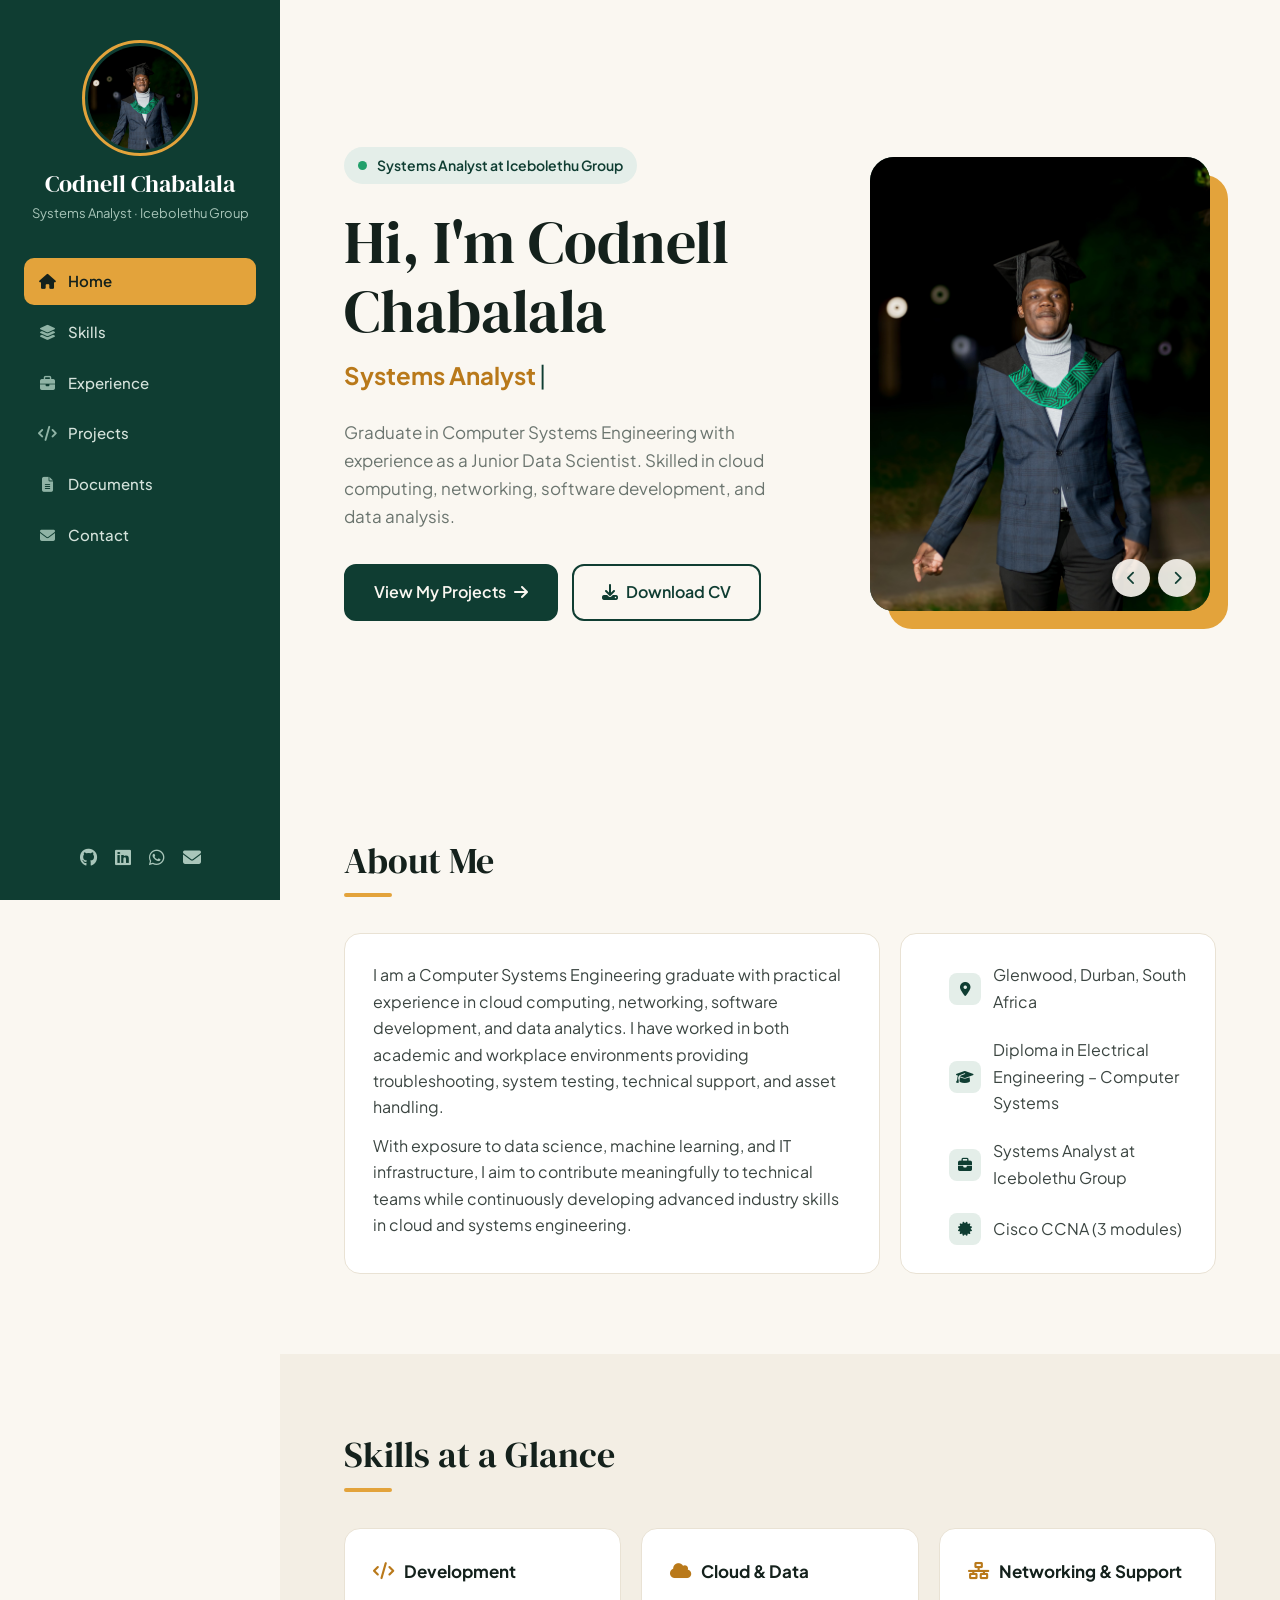
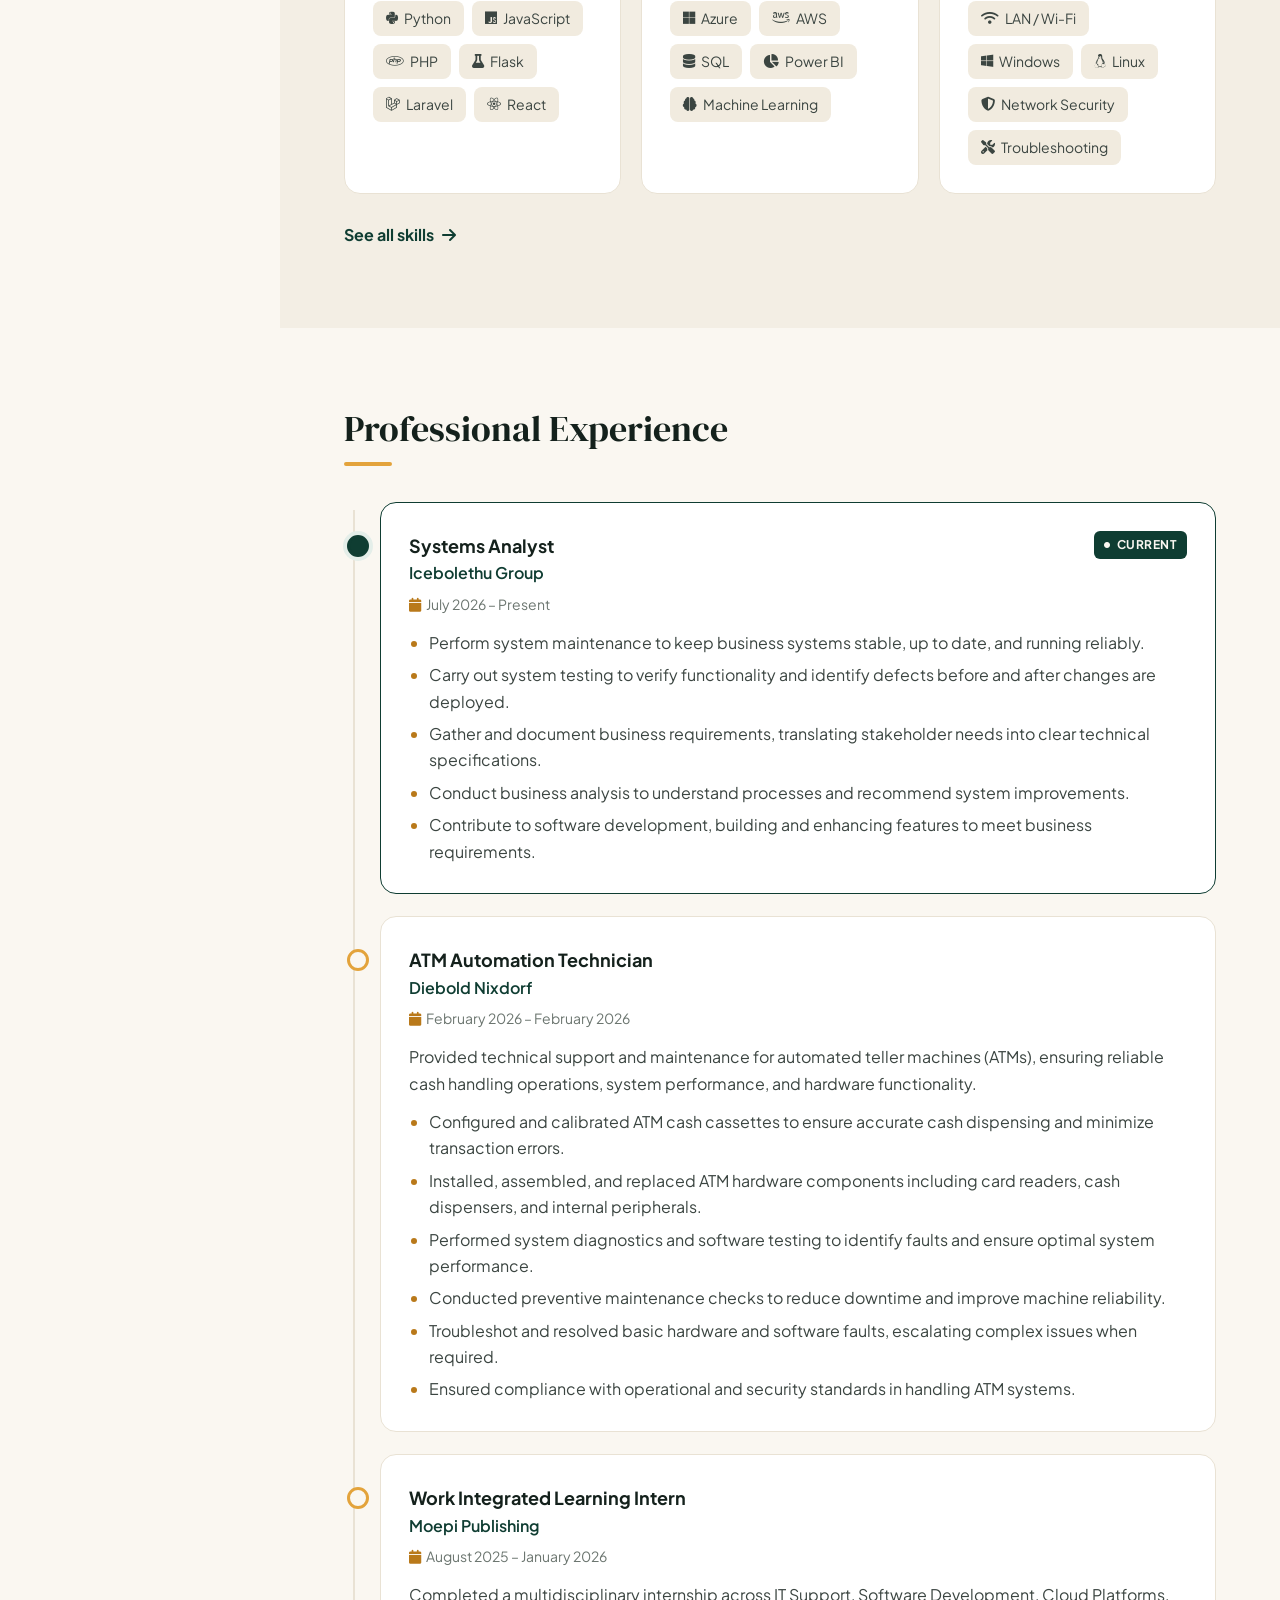
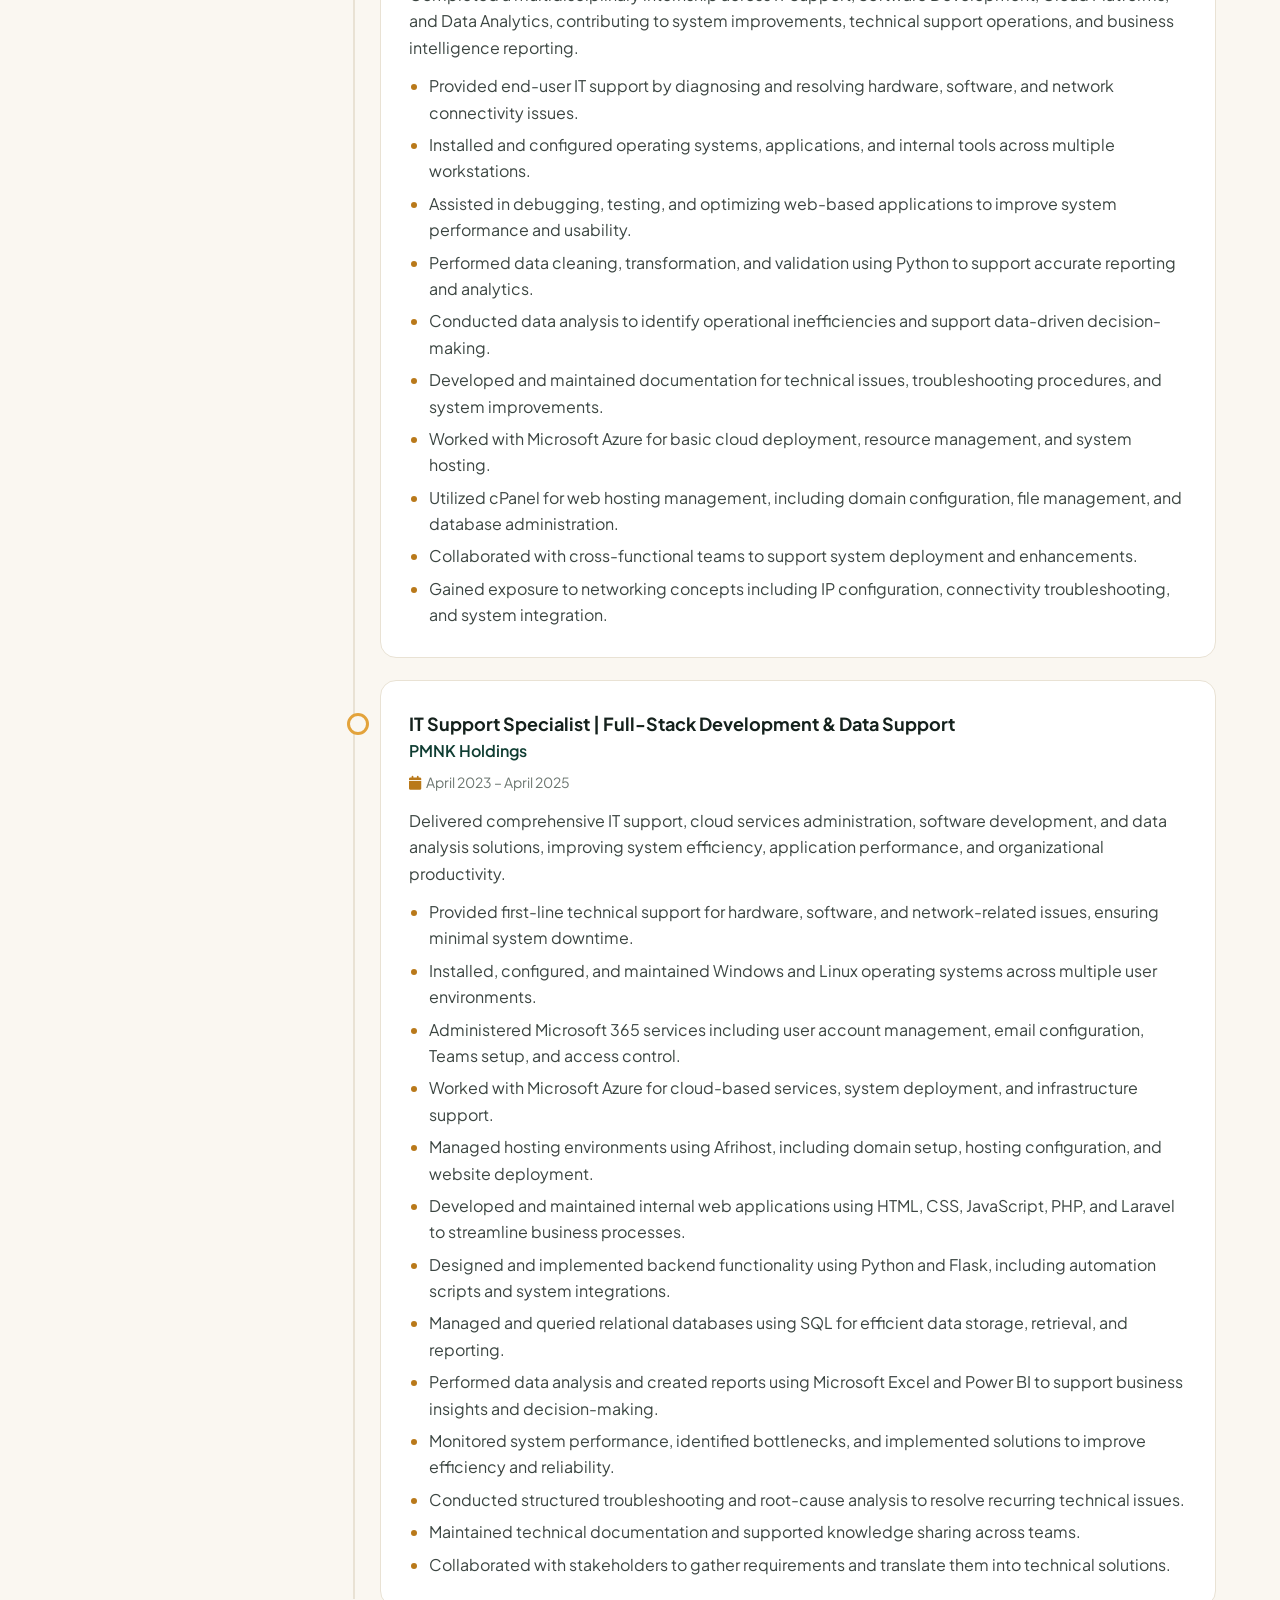
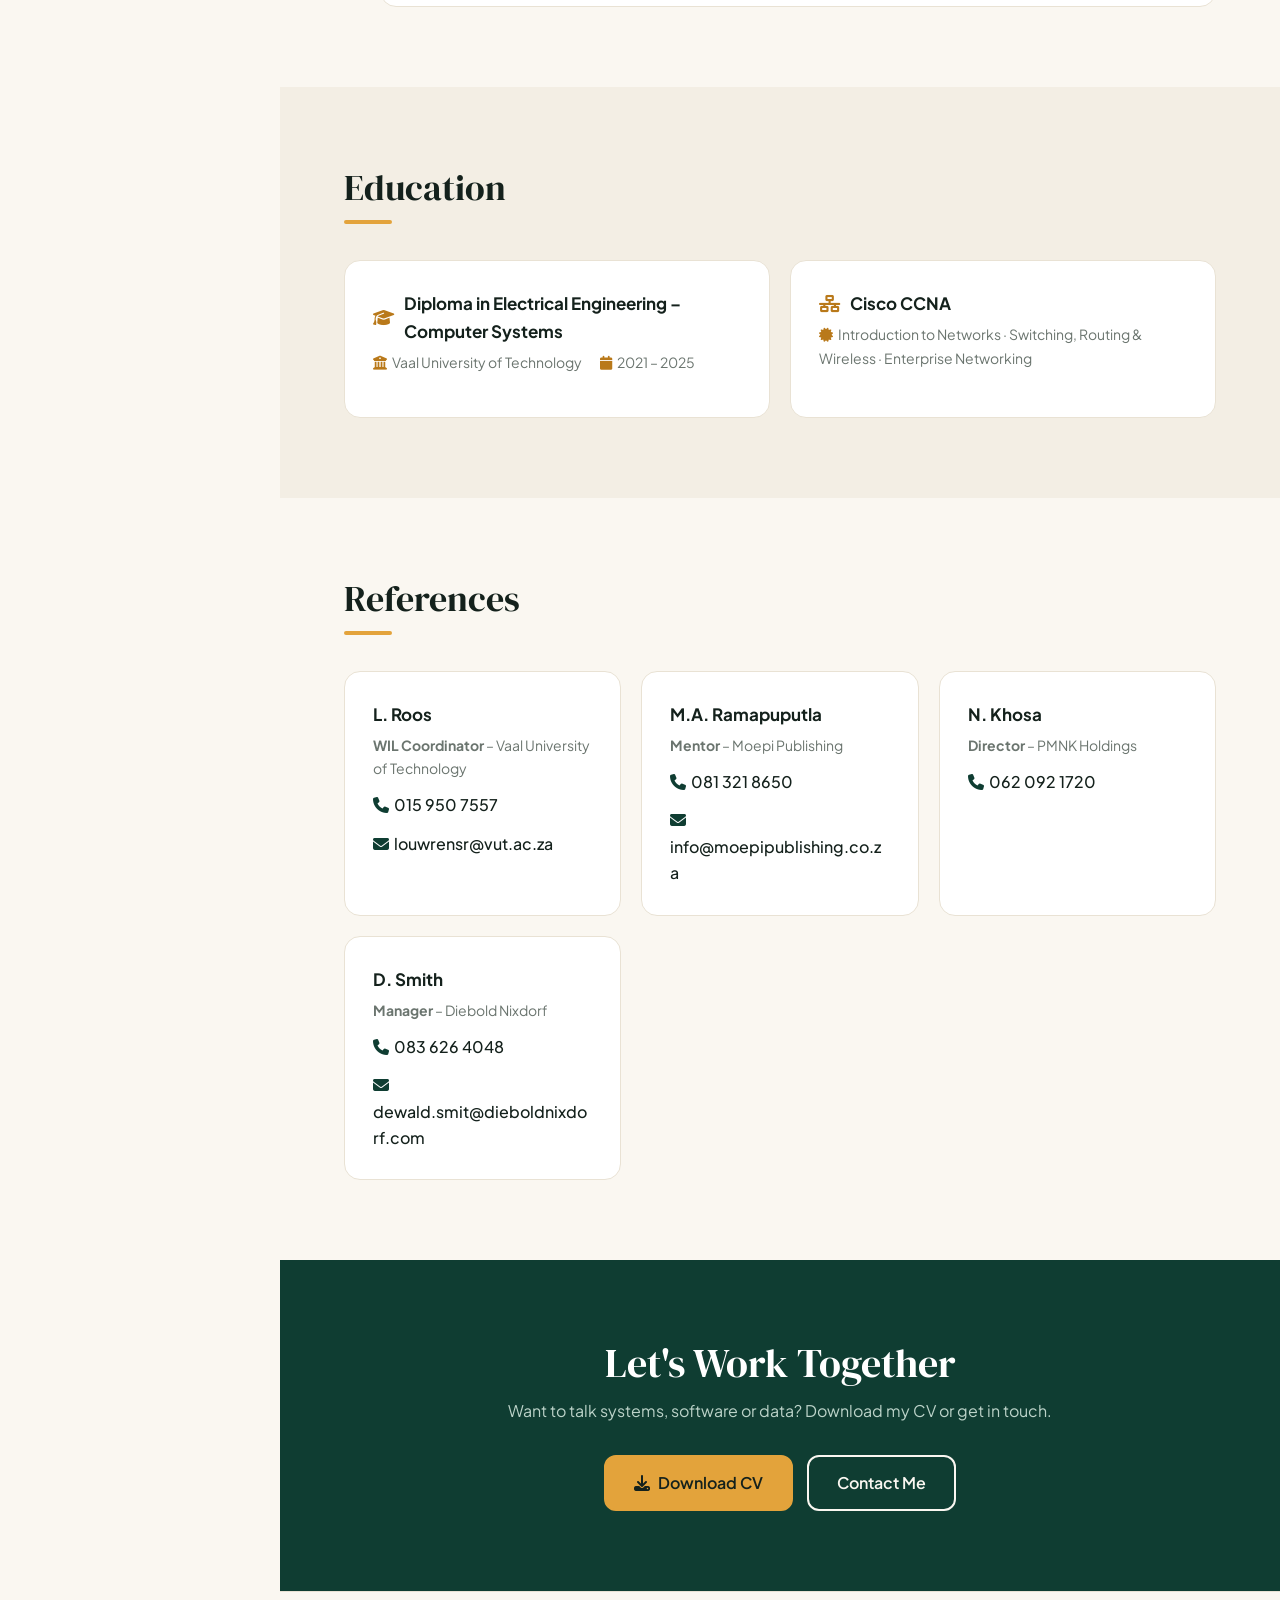
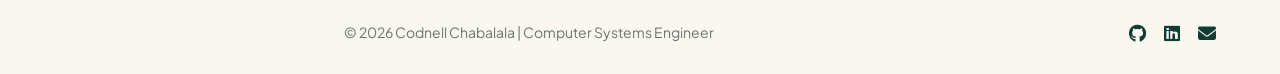
<file: index.html>
<!DOCTYPE html>
<html lang="en">
<head>
<meta charset="UTF-8">
<meta name="viewport" content="width=device-width, initial-scale=1.0">
<title>Codnell Chabalala | Computer Systems Engineer</title>
<meta name="description" content="Codnell Chabalala – Computer Systems Engineering graduate, Full Stack Developer, Data Scientist and IT Support Specialist based in Durban.">

<link href="https://fonts.googleapis.com/css2?family=DM+Serif+Display&family=Plus+Jakarta+Sans:wght@400;500;600;700&display=swap" rel="stylesheet">
<link rel="stylesheet" href="https://cdnjs.cloudflare.com/ajax/libs/font-awesome/6.5.0/css/all.min.css">
<link rel="stylesheet" href="css/style.css">
</head>

<body>

<aside class="sidebar">
    <div class="sidebar-top">
        <a href="index.html" class="brand">
            <img src="images/Codnell.jpg" alt="Codnell Chabalala" class="avatar">
            <span><strong>Codnell Chabalala</strong><small>Systems Analyst · Icebolethu Group</small></span>
        </a>
        <button class="menu-toggle" aria-label="Toggle menu" aria-expanded="false" aria-controls="nav-links"><i class="fas fa-bars"></i></button>
    </div>
    <nav id="nav-links">
        <a href="index.html" class="active"><i class="fas fa-house"></i> Home</a>
        <a href="skills.html"><i class="fas fa-layer-group"></i> Skills</a>
        <a href="index.html#experience"><i class="fas fa-briefcase"></i> Experience</a>
        <a href="projects.html"><i class="fas fa-code"></i> Projects</a>
        <a href="documents.html"><i class="fas fa-file-lines"></i> Documents</a>
        <a href="contact.html"><i class="fas fa-envelope"></i> Contact</a>
    </nav>
    <div class="sidebar-socials">
        <a href="https://github.com/Napster-12" target="_blank" rel="noopener" aria-label="GitHub"><i class="fab fa-github"></i></a>
        <a href="https://linkedin.com/in/codnell-chabalala-166b48213" target="_blank" rel="noopener" aria-label="LinkedIn"><i class="fab fa-linkedin"></i></a>
        <a href="https://wa.me/27656369815" target="_blank" rel="noopener" aria-label="WhatsApp"><i class="fab fa-whatsapp"></i></a>
        <a href="mailto:codnellsmall@gmail.com" aria-label="Email"><i class="fas fa-envelope"></i></a>
    </div>
</aside>

<main>

<!-- ================= HERO ================= -->
<section class="hero">
    <div class="hero-text">
        <span class="status"><span class="dot"></span> Systems Analyst at Icebolethu Group</span>
        <h1>Hi, I'm Codnell Chabalala</h1>
        <p class="typed" aria-label="Systems Analyst, Full Stack Developer, Data Scientist, IT Support Specialist">Systems Analyst</p>
        <p class="lead">
            Graduate in Computer Systems Engineering with experience as a Junior Data Scientist.
            Skilled in cloud computing, networking, software development, and data analysis.
        </p>
        <div class="button-group">
            <a href="projects.html" class="btn">View My Projects <i class="fas fa-arrow-right"></i></a>
            <a href="documents/CV.pdf" download class="btn btn-outline"><i class="fas fa-download"></i> Download CV</a>
        </div>
    </div>

    <div class="hero-photo">
        <div class="slideshow">
            <img src="images/Codnell.jpg" class="slide active" alt="Codnell Chabalala">
            <img src="images/IMG-20260415-WA0056.jpg" class="slide" alt="Codnell Chabalala">
            <button class="slide-btn prev" aria-label="Previous photo"><i class="fas fa-chevron-left"></i></button>
            <button class="slide-btn next" aria-label="Next photo"><i class="fas fa-chevron-right"></i></button>
        </div>
    </div>
</section>

<!-- ================= ABOUT ================= -->
<section id="about">
    <div class="container">
        <h2 class="section-title">About Me</h2>
        <div class="about-grid">
            <div class="card">
                <p>
                    I am a Computer Systems Engineering graduate with practical experience
                    in cloud computing, networking, software development, and data analytics.
                    I have worked in both academic and workplace environments providing
                    troubleshooting, system testing, technical support, and asset handling.
                </p>
                <p>
                    With exposure to data science, machine learning, and IT infrastructure,
                    I aim to contribute meaningfully to technical teams while continuously
                    developing advanced industry skills in cloud and systems engineering.
                </p>
            </div>
            <div class="card">
                <ul class="quick-facts">
                    <li><i class="fas fa-map-marker-alt"></i> Glenwood, Durban, South Africa</li>
                    <li><i class="fas fa-graduation-cap"></i> Diploma in Electrical Engineering – Computer Systems</li>
                    <li><i class="fas fa-briefcase"></i> Systems Analyst at Icebolethu Group</li>
                    <li><i class="fas fa-certificate"></i> Cisco CCNA (3 modules)</li>
                </ul>
            </div>
        </div>
    </div>
</section>

<!-- ================= SKILLS SNAPSHOT ================= -->
<section class="section-alt">
    <div class="container">
        <h2 class="section-title">Skills at a Glance</h2>
        <div class="grid">
            <div class="card">
                <h4><i class="fas fa-code"></i> Development</h4>
                <div class="skill-tags">
                    <span><i class="fab fa-python"></i> Python</span>
                    <span><i class="fab fa-js"></i> JavaScript</span>
                    <span><i class="fab fa-php"></i> PHP</span>
                    <span><i class="fas fa-flask"></i> Flask</span>
                    <span><i class="fab fa-laravel"></i> Laravel</span>
                    <span><i class="fab fa-react"></i> React</span>
                </div>
            </div>
            <div class="card">
                <h4><i class="fas fa-cloud"></i> Cloud &amp; Data</h4>
                <div class="skill-tags">
                    <span><i class="fab fa-microsoft"></i> Azure</span>
                    <span><i class="fab fa-aws"></i> AWS</span>
                    <span><i class="fas fa-database"></i> SQL</span>
                    <span><i class="fas fa-chart-pie"></i> Power BI</span>
                    <span><i class="fas fa-brain"></i> Machine Learning</span>
                </div>
            </div>
            <div class="card">
                <h4><i class="fas fa-network-wired"></i> Networking &amp; Support</h4>
                <div class="skill-tags">
                    <span><i class="fas fa-wifi"></i> LAN / Wi-Fi</span>
                    <span><i class="fab fa-windows"></i> Windows</span>
                    <span><i class="fab fa-linux"></i> Linux</span>
                    <span><i class="fas fa-shield-alt"></i> Network Security</span>
                    <span><i class="fas fa-screwdriver-wrench"></i> Troubleshooting</span>
                </div>
            </div>
        </div>
        <a href="skills.html" class="link-arrow">See all skills <i class="fas fa-arrow-right"></i></a>
    </div>
</section>

<!-- ================= EXPERIENCE ================= -->
<section id="experience">
    <div class="container">
        <h2 class="section-title">Professional Experience</h2>

        <div class="timeline">

            <!-- Icebolethu Group -->
            <div class="timeline-item card current">
                <div class="job-head">
                    <div>
                        <div class="job-title">Systems Analyst</div>
                        <div class="job-company">Icebolethu Group</div>
                    </div>
                    <span class="badge"><i class="fas fa-circle" style="font-size:6px;"></i> Current</span>
                </div>
                <div class="job-meta">
                    <span><i class="fas fa-calendar"></i>July 2026 – Present</span>
                </div>
                <ul>
                    <li>Perform system maintenance to keep business systems stable, up to date, and running reliably.</li>
                    <li>Carry out system testing to verify functionality and identify defects before and after changes are deployed.</li>
                    <li>Gather and document business requirements, translating stakeholder needs into clear technical specifications.</li>
                    <li>Conduct business analysis to understand processes and recommend system improvements.</li>
                    <li>Contribute to software development, building and enhancing features to meet business requirements.</li>
                </ul>
            </div>

            <!-- Diebold Nixdorf -->
            <div class="timeline-item card">
                <div class="job-head">
                    <div>
                        <div class="job-title">ATM Automation Technician</div>
                        <div class="job-company">Diebold Nixdorf</div>
                    </div>
                </div>
                <div class="job-meta">
                    <span><i class="fas fa-calendar"></i>February 2026 – February 2026</span>
                </div>
                <p class="job-summary">
                    Provided technical support and maintenance for automated teller machines (ATMs),
                    ensuring reliable cash handling operations, system performance, and hardware functionality.
                </p>
                <ul>
                    <li>Configured and calibrated ATM cash cassettes to ensure accurate cash dispensing and minimize transaction errors.</li>
                    <li>Installed, assembled, and replaced ATM hardware components including card readers, cash dispensers, and internal peripherals.</li>
                    <li>Performed system diagnostics and software testing to identify faults and ensure optimal system performance.</li>
                    <li>Conducted preventive maintenance checks to reduce downtime and improve machine reliability.</li>
                    <li>Troubleshot and resolved basic hardware and software faults, escalating complex issues when required.</li>
                    <li>Ensured compliance with operational and security standards in handling ATM systems.</li>
                </ul>
            </div>

            <!-- Moepi Publishing -->
            <div class="timeline-item card">
                <div class="job-head">
                    <div>
                        <div class="job-title">Work Integrated Learning Intern</div>
                        <div class="job-company">Moepi Publishing</div>
                    </div>
                </div>
                <div class="job-meta">
                    <span><i class="fas fa-calendar"></i>August 2025 – January 2026</span>
                </div>
                <p class="job-summary">
                    Completed a multidisciplinary internship across IT Support, Software Development,
                    Cloud Platforms, and Data Analytics, contributing to system improvements,
                    technical support operations, and business intelligence reporting.
                </p>
                <ul>
                    <li>Provided end-user IT support by diagnosing and resolving hardware, software, and network connectivity issues.</li>
                    <li>Installed and configured operating systems, applications, and internal tools across multiple workstations.</li>
                    <li>Assisted in debugging, testing, and optimizing web-based applications to improve system performance and usability.</li>
                    <li>Performed data cleaning, transformation, and validation using Python to support accurate reporting and analytics.</li>
                    <li>Conducted data analysis to identify operational inefficiencies and support data-driven decision-making.</li>
                    <li>Developed and maintained documentation for technical issues, troubleshooting procedures, and system improvements.</li>
                    <li>Worked with Microsoft Azure for basic cloud deployment, resource management, and system hosting.</li>
                    <li>Utilized cPanel for web hosting management, including domain configuration, file management, and database administration.</li>
                    <li>Collaborated with cross-functional teams to support system deployment and enhancements.</li>
                    <li>Gained exposure to networking concepts including IP configuration, connectivity troubleshooting, and system integration.</li>
                </ul>
            </div>

            <!-- PMNK Holdings -->
            <div class="timeline-item card">
                <div class="job-head">
                    <div>
                        <div class="job-title">IT Support Specialist | Full-Stack Development &amp; Data Support</div>
                        <div class="job-company">PMNK Holdings</div>
                    </div>
                </div>
                <div class="job-meta">
                    <span><i class="fas fa-calendar"></i>April 2023 – April 2025</span>
                </div>
                <p class="job-summary">
                    Delivered comprehensive IT support, cloud services administration, software development,
                    and data analysis solutions, improving system efficiency, application performance,
                    and organizational productivity.
                </p>
                <ul>
                    <li>Provided first-line technical support for hardware, software, and network-related issues, ensuring minimal system downtime.</li>
                    <li>Installed, configured, and maintained Windows and Linux operating systems across multiple user environments.</li>
                    <li>Administered Microsoft 365 services including user account management, email configuration, Teams setup, and access control.</li>
                    <li>Worked with Microsoft Azure for cloud-based services, system deployment, and infrastructure support.</li>
                    <li>Managed hosting environments using Afrihost, including domain setup, hosting configuration, and website deployment.</li>
                    <li>Developed and maintained internal web applications using HTML, CSS, JavaScript, PHP, and Laravel to streamline business processes.</li>
                    <li>Designed and implemented backend functionality using Python and Flask, including automation scripts and system integrations.</li>
                    <li>Managed and queried relational databases using SQL for efficient data storage, retrieval, and reporting.</li>
                    <li>Performed data analysis and created reports using Microsoft Excel and Power BI to support business insights and decision-making.</li>
                    <li>Monitored system performance, identified bottlenecks, and implemented solutions to improve efficiency and reliability.</li>
                    <li>Conducted structured troubleshooting and root-cause analysis to resolve recurring technical issues.</li>
                    <li>Maintained technical documentation and supported knowledge sharing across teams.</li>
                    <li>Collaborated with stakeholders to gather requirements and translate them into technical solutions.</li>
                </ul>
            </div>

        </div>
    </div>
</section>

<!-- ================= EDUCATION ================= -->
<section id="education" class="section-alt">
    <div class="container">
        <h2 class="section-title">Education</h2>
        <div class="grid">
            <div class="card">
                <h4><i class="fas fa-graduation-cap"></i> Diploma in Electrical Engineering – Computer Systems</h4>
                <div class="job-meta">
                    <span><i class="fas fa-building-columns"></i>Vaal University of Technology</span>
                    <span><i class="fas fa-calendar"></i>2021 – 2025</span>
                </div>
            </div>
            <div class="card">
                <h4><i class="fas fa-network-wired"></i> Cisco CCNA</h4>
                <div class="job-meta">
                    <span><i class="fas fa-certificate"></i>Introduction to Networks · Switching, Routing &amp; Wireless · Enterprise Networking</span>
                </div>
            </div>
        </div>
    </div>
</section>

<!-- ================= REFERENCES ================= -->
<section id="references">
    <div class="container">
        <h2 class="section-title">References</h2>
        <div class="grid">

            <div class="card reference-item">
                <h4>L. Roos</h4>
                <p class="role"><strong>WIL Coordinator</strong> – Vaal University of Technology</p>
                <p><i class="fas fa-phone"></i> <a href="tel:+27159507557">015 950 7557</a></p>
                <p><i class="fas fa-envelope"></i> <a href="mailto:louwrensr@vut.ac.za">louwrensr@vut.ac.za</a></p>
            </div>

            <div class="card reference-item">
                <h4>M.A. Ramapuputla</h4>
                <p class="role"><strong>Mentor</strong> – Moepi Publishing</p>
                <p><i class="fas fa-phone"></i> <a href="tel:+27813218650">081 321 8650</a></p>
                <p><i class="fas fa-envelope"></i> <a href="mailto:info@moepipublishing.co.za">info@moepipublishing.co.za</a></p>
            </div>

            <div class="card reference-item">
                <h4>N. Khosa</h4>
                <p class="role"><strong>Director</strong> – PMNK Holdings</p>
                <p><i class="fas fa-phone"></i> <a href="tel:+27620921720">062 092 1720</a></p>
            </div>

            <div class="card reference-item">
                <h4>D. Smith</h4>
                <p class="role"><strong>Manager</strong> – Diebold Nixdorf</p>
                <p><i class="fas fa-phone"></i> <a href="tel:+27836264048">083 626 4048</a></p>
                <p><i class="fas fa-envelope"></i> <a href="mailto:dewald.smit@dieboldnixdorf.com">dewald.smit@dieboldnixdorf.com</a></p>
            </div>

        </div>
    </div>
</section>

<!-- ================= CTA ================= -->
<section class="cta">
    <h2>Let's Work Together</h2>
    <p>Want to talk systems, software or data? Download my CV or get in touch.</p>
    <div class="button-group">
        <a href="documents/CV.pdf" download class="btn"><i class="fas fa-download"></i> Download CV</a>
        <a href="contact.html" class="btn btn-outline">Contact Me</a>
    </div>
</section>

</main>

<footer>
    <p>© <span class="year">2026</span> Codnell Chabalala | Computer Systems Engineer</p>
    <div class="footer-links">
        <a href="https://github.com/Napster-12" target="_blank" rel="noopener" aria-label="GitHub"><i class="fab fa-github"></i></a>
        <a href="https://linkedin.com/in/codnell-chabalala-166b48213" target="_blank" rel="noopener" aria-label="LinkedIn"><i class="fab fa-linkedin"></i></a>
        <a href="mailto:codnellsmall@gmail.com" aria-label="Email"><i class="fas fa-envelope"></i></a>
    </div>
</footer>

<script src="js/main.js"></script>
</body>
</html>
</file>
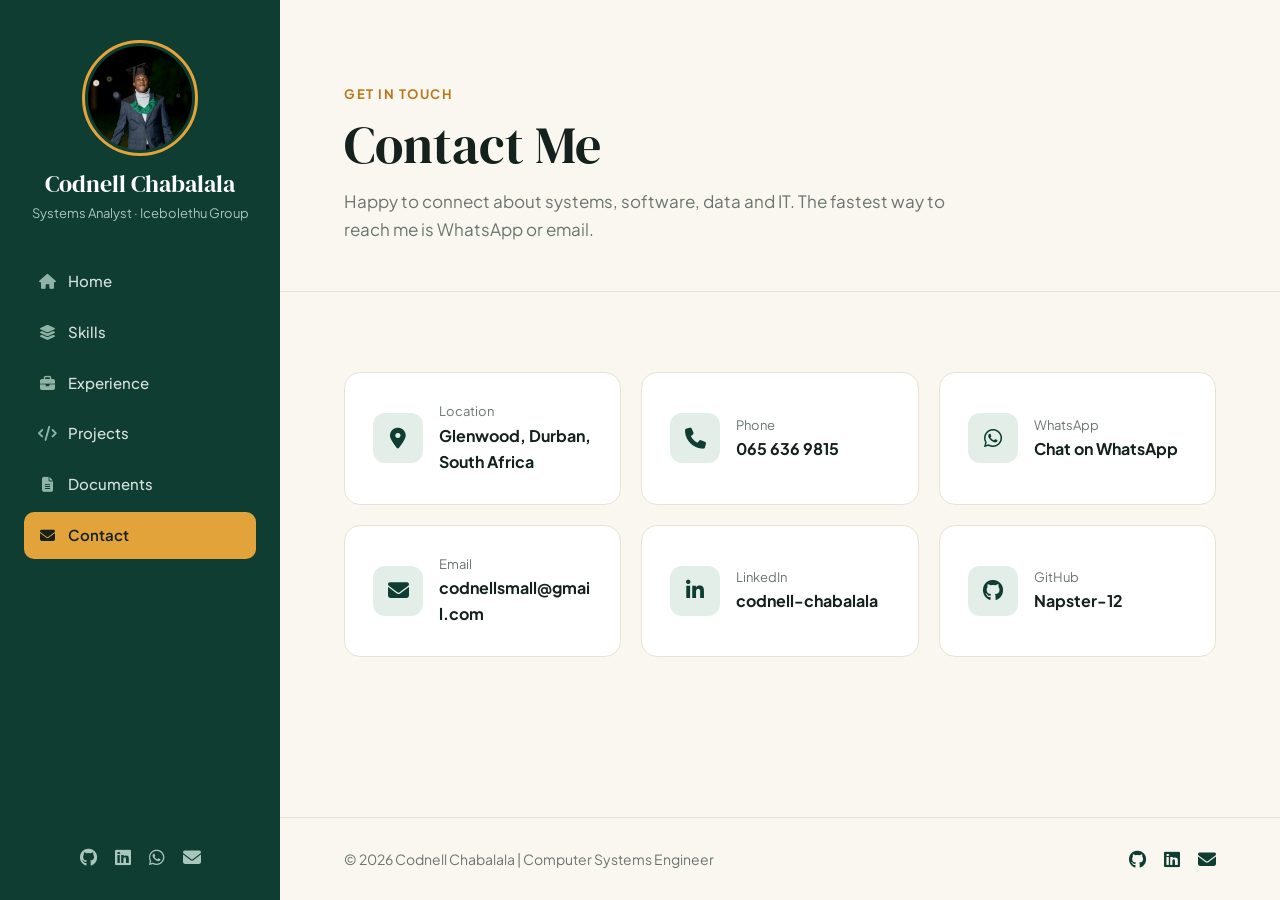
<file: contact.html>
<!DOCTYPE html>
<html lang="en">
<head>
<meta charset="UTF-8">
<meta name="viewport" content="width=device-width, initial-scale=1.0">
<title>Codnell Chabalala | Contact</title>
<meta name="description" content="Get in touch with Codnell Chabalala.">

<link href="https://fonts.googleapis.com/css2?family=DM+Serif+Display&family=Plus+Jakarta+Sans:wght@400;500;600;700&display=swap" rel="stylesheet">
<link rel="stylesheet" href="https://cdnjs.cloudflare.com/ajax/libs/font-awesome/6.5.0/css/all.min.css">
<link rel="stylesheet" href="css/style.css">
</head>

<body>

<aside class="sidebar">
    <div class="sidebar-top">
        <a href="index.html" class="brand">
            <img src="images/Codnell.jpg" alt="Codnell Chabalala" class="avatar">
            <span><strong>Codnell Chabalala</strong><small>Systems Analyst · Icebolethu Group</small></span>
        </a>
        <button class="menu-toggle" aria-label="Toggle menu" aria-expanded="false" aria-controls="nav-links"><i class="fas fa-bars"></i></button>
    </div>
    <nav id="nav-links">
        <a href="index.html"><i class="fas fa-house"></i> Home</a>
        <a href="skills.html"><i class="fas fa-layer-group"></i> Skills</a>
        <a href="index.html#experience"><i class="fas fa-briefcase"></i> Experience</a>
        <a href="projects.html"><i class="fas fa-code"></i> Projects</a>
        <a href="documents.html"><i class="fas fa-file-lines"></i> Documents</a>
        <a href="contact.html" class="active"><i class="fas fa-envelope"></i> Contact</a>
    </nav>
    <div class="sidebar-socials">
        <a href="https://github.com/Napster-12" target="_blank" rel="noopener" aria-label="GitHub"><i class="fab fa-github"></i></a>
        <a href="https://linkedin.com/in/codnell-chabalala-166b48213" target="_blank" rel="noopener" aria-label="LinkedIn"><i class="fab fa-linkedin"></i></a>
        <a href="https://wa.me/27656369815" target="_blank" rel="noopener" aria-label="WhatsApp"><i class="fab fa-whatsapp"></i></a>
        <a href="mailto:codnellsmall@gmail.com" aria-label="Email"><i class="fas fa-envelope"></i></a>
    </div>
</aside>

<main>

<div class="page-hero">
    <span class="eyebrow">Get in touch</span>
    <h1>Contact Me</h1>
    <p>Happy to connect about systems, software, data and IT. The fastest way to reach me is WhatsApp or email.</p>
</div>

<section id="contact">
    <div class="container contact-grid">

        <div class="card contact-item">
            <span class="icon"><i class="fas fa-map-marker-alt"></i></span>
            <span><span class="label">Location</span><span class="value">Glenwood, Durban, South Africa</span></span>
        </div>

        <a href="tel:+27656369815" class="card contact-item">
            <span class="icon"><i class="fas fa-phone"></i></span>
            <span><span class="label">Phone</span><span class="value">065 636 9815</span></span>
        </a>

        <a href="https://wa.me/27656369815" target="_blank" rel="noopener" class="card contact-item">
            <span class="icon whatsapp"><i class="fab fa-whatsapp"></i></span>
            <span><span class="label">WhatsApp</span><span class="value">Chat on WhatsApp</span></span>
        </a>

        <a href="mailto:codnellsmall@gmail.com" class="card contact-item">
            <span class="icon email"><i class="fas fa-envelope"></i></span>
            <span><span class="label">Email</span><span class="value">codnellsmall@gmail.com</span></span>
        </a>

        <a href="https://linkedin.com/in/codnell-chabalala-166b48213" target="_blank" rel="noopener" class="card contact-item">
            <span class="icon linkedin"><i class="fab fa-linkedin-in"></i></span>
            <span><span class="label">LinkedIn</span><span class="value">codnell-chabalala</span></span>
        </a>

        <a href="https://github.com/Napster-12" target="_blank" rel="noopener" class="card contact-item">
            <span class="icon github"><i class="fab fa-github"></i></span>
            <span><span class="label">GitHub</span><span class="value">Napster-12</span></span>
        </a>

    </div>
</section>

</main>

<footer>
    <p>© <span class="year">2026</span> Codnell Chabalala | Computer Systems Engineer</p>
    <div class="footer-links">
        <a href="https://github.com/Napster-12" target="_blank" rel="noopener" aria-label="GitHub"><i class="fab fa-github"></i></a>
        <a href="https://linkedin.com/in/codnell-chabalala-166b48213" target="_blank" rel="noopener" aria-label="LinkedIn"><i class="fab fa-linkedin"></i></a>
        <a href="mailto:codnellsmall@gmail.com" aria-label="Email"><i class="fas fa-envelope"></i></a>
    </div>
</footer>

<script src="js/main.js"></script>
</body>
</html>
</file>
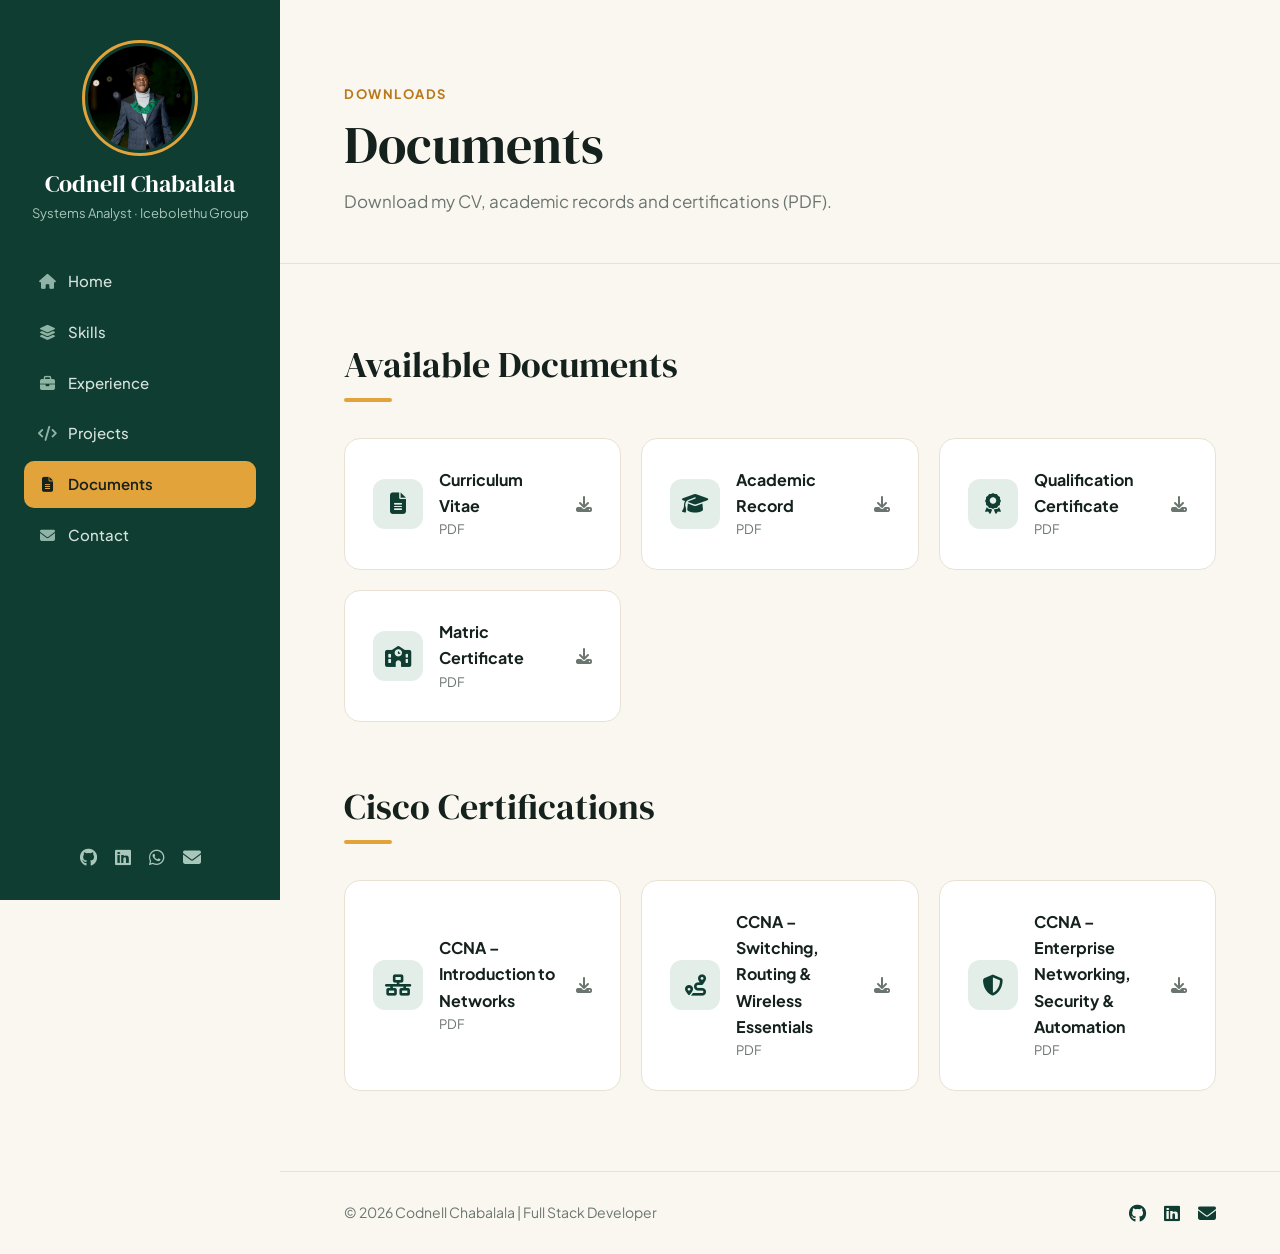
<file: documents.html>
<!DOCTYPE html>
<html lang="en">
<head>
<meta charset="UTF-8">
<meta name="viewport" content="width=device-width, initial-scale=1.0">
<title>Codnell Chabalala | Documents</title>
<meta name="description" content="Download Codnell Chabalala's CV, qualifications and Cisco certificates.">

<link href="https://fonts.googleapis.com/css2?family=DM+Serif+Display&family=Plus+Jakarta+Sans:wght@400;500;600;700&display=swap" rel="stylesheet">
<link rel="stylesheet" href="https://cdnjs.cloudflare.com/ajax/libs/font-awesome/6.5.0/css/all.min.css">
<link rel="stylesheet" href="css/style.css">
</head>

<body>

<aside class="sidebar">
    <div class="sidebar-top">
        <a href="index.html" class="brand">
            <img src="images/Codnell.jpg" alt="Codnell Chabalala" class="avatar">
            <span><strong>Codnell Chabalala</strong><small>Systems Analyst · Icebolethu Group</small></span>
        </a>
        <button class="menu-toggle" aria-label="Toggle menu" aria-expanded="false" aria-controls="nav-links"><i class="fas fa-bars"></i></button>
    </div>
    <nav id="nav-links">
        <a href="index.html"><i class="fas fa-house"></i> Home</a>
        <a href="skills.html"><i class="fas fa-layer-group"></i> Skills</a>
        <a href="index.html#experience"><i class="fas fa-briefcase"></i> Experience</a>
        <a href="projects.html"><i class="fas fa-code"></i> Projects</a>
        <a href="documents.html" class="active"><i class="fas fa-file-lines"></i> Documents</a>
        <a href="contact.html"><i class="fas fa-envelope"></i> Contact</a>
    </nav>
    <div class="sidebar-socials">
        <a href="https://github.com/Napster-12" target="_blank" rel="noopener" aria-label="GitHub"><i class="fab fa-github"></i></a>
        <a href="https://linkedin.com/in/codnell-chabalala-166b48213" target="_blank" rel="noopener" aria-label="LinkedIn"><i class="fab fa-linkedin"></i></a>
        <a href="https://wa.me/27656369815" target="_blank" rel="noopener" aria-label="WhatsApp"><i class="fab fa-whatsapp"></i></a>
        <a href="mailto:codnellsmall@gmail.com" aria-label="Email"><i class="fas fa-envelope"></i></a>
    </div>
</aside>

<main>

<div class="page-hero">
    <span class="eyebrow">Downloads</span>
    <h1>Documents</h1>
    <p>Download my CV, academic records and certifications (PDF).</p>
</div>

<section>
<div class="container">

    <div class="doc-group">
        <h2 class="section-title">Available Documents</h2>
        <div class="grid">
            <a href="documents/CV.pdf" download class="card doc-card">
                <span class="icon"><i class="fas fa-file-alt"></i></span>
                <span><span class="doc-name">Curriculum Vitae</span><span class="doc-type">PDF</span></span>
                <i class="fas fa-download doc-action"></i>
            </a>
            <a href="documents/Codnell.academic%20transcript.pdf" download class="card doc-card">
                <span class="icon"><i class="fas fa-graduation-cap"></i></span>
                <span><span class="doc-name">Academic Record</span><span class="doc-type">PDF</span></span>
                <i class="fas fa-download doc-action"></i>
            </a>
            <a href="documents/Qalification.pdf" download class="card doc-card">
                <span class="icon"><i class="fas fa-award"></i></span>
                <span><span class="doc-name">Qualification Certificate</span><span class="doc-type">PDF</span></span>
                <i class="fas fa-download doc-action"></i>
            </a>
            <a href="documents/Codnell.%20MATRIC.pdf" download class="card doc-card">
                <span class="icon"><i class="fas fa-school"></i></span>
                <span><span class="doc-name">Matric Certificate</span><span class="doc-type">PDF</span></span>
                <i class="fas fa-download doc-action"></i>
            </a>
        </div>
    </div>

    <div class="doc-group">
        <h2 class="section-title">Cisco Certifications</h2>
        <div class="grid">
            <a href="documents/cisco1.pdf" download class="card doc-card">
                <span class="icon"><i class="fas fa-network-wired"></i></span>
                <span><span class="doc-name">CCNA – Introduction to Networks</span><span class="doc-type">PDF</span></span>
                <i class="fas fa-download doc-action"></i>
            </a>
            <a href="documents/cisco2.pdf" download class="card doc-card">
                <span class="icon"><i class="fas fa-route"></i></span>
                <span><span class="doc-name">CCNA – Switching, Routing &amp; Wireless Essentials</span><span class="doc-type">PDF</span></span>
                <i class="fas fa-download doc-action"></i>
            </a>
            <a href="documents/cisco3.pdf" download class="card doc-card">
                <span class="icon"><i class="fas fa-shield-alt"></i></span>
                <span><span class="doc-name">CCNA – Enterprise Networking, Security &amp; Automation</span><span class="doc-type">PDF</span></span>
                <i class="fas fa-download doc-action"></i>
            </a>
        </div>
    </div>

</div>
</section>

</main>

<footer>
    <p>© <span class="year">2026</span> Codnell Chabalala | Full Stack Developer</p>
    <div class="footer-links">
        <a href="https://github.com/Napster-12" target="_blank" rel="noopener" aria-label="GitHub"><i class="fab fa-github"></i></a>
        <a href="https://linkedin.com/in/codnell-chabalala-166b48213" target="_blank" rel="noopener" aria-label="LinkedIn"><i class="fab fa-linkedin"></i></a>
        <a href="mailto:codnellsmall@gmail.com" aria-label="Email"><i class="fas fa-envelope"></i></a>
    </div>
</footer>

<script src="js/main.js"></script>
</body>
</html>
</file>
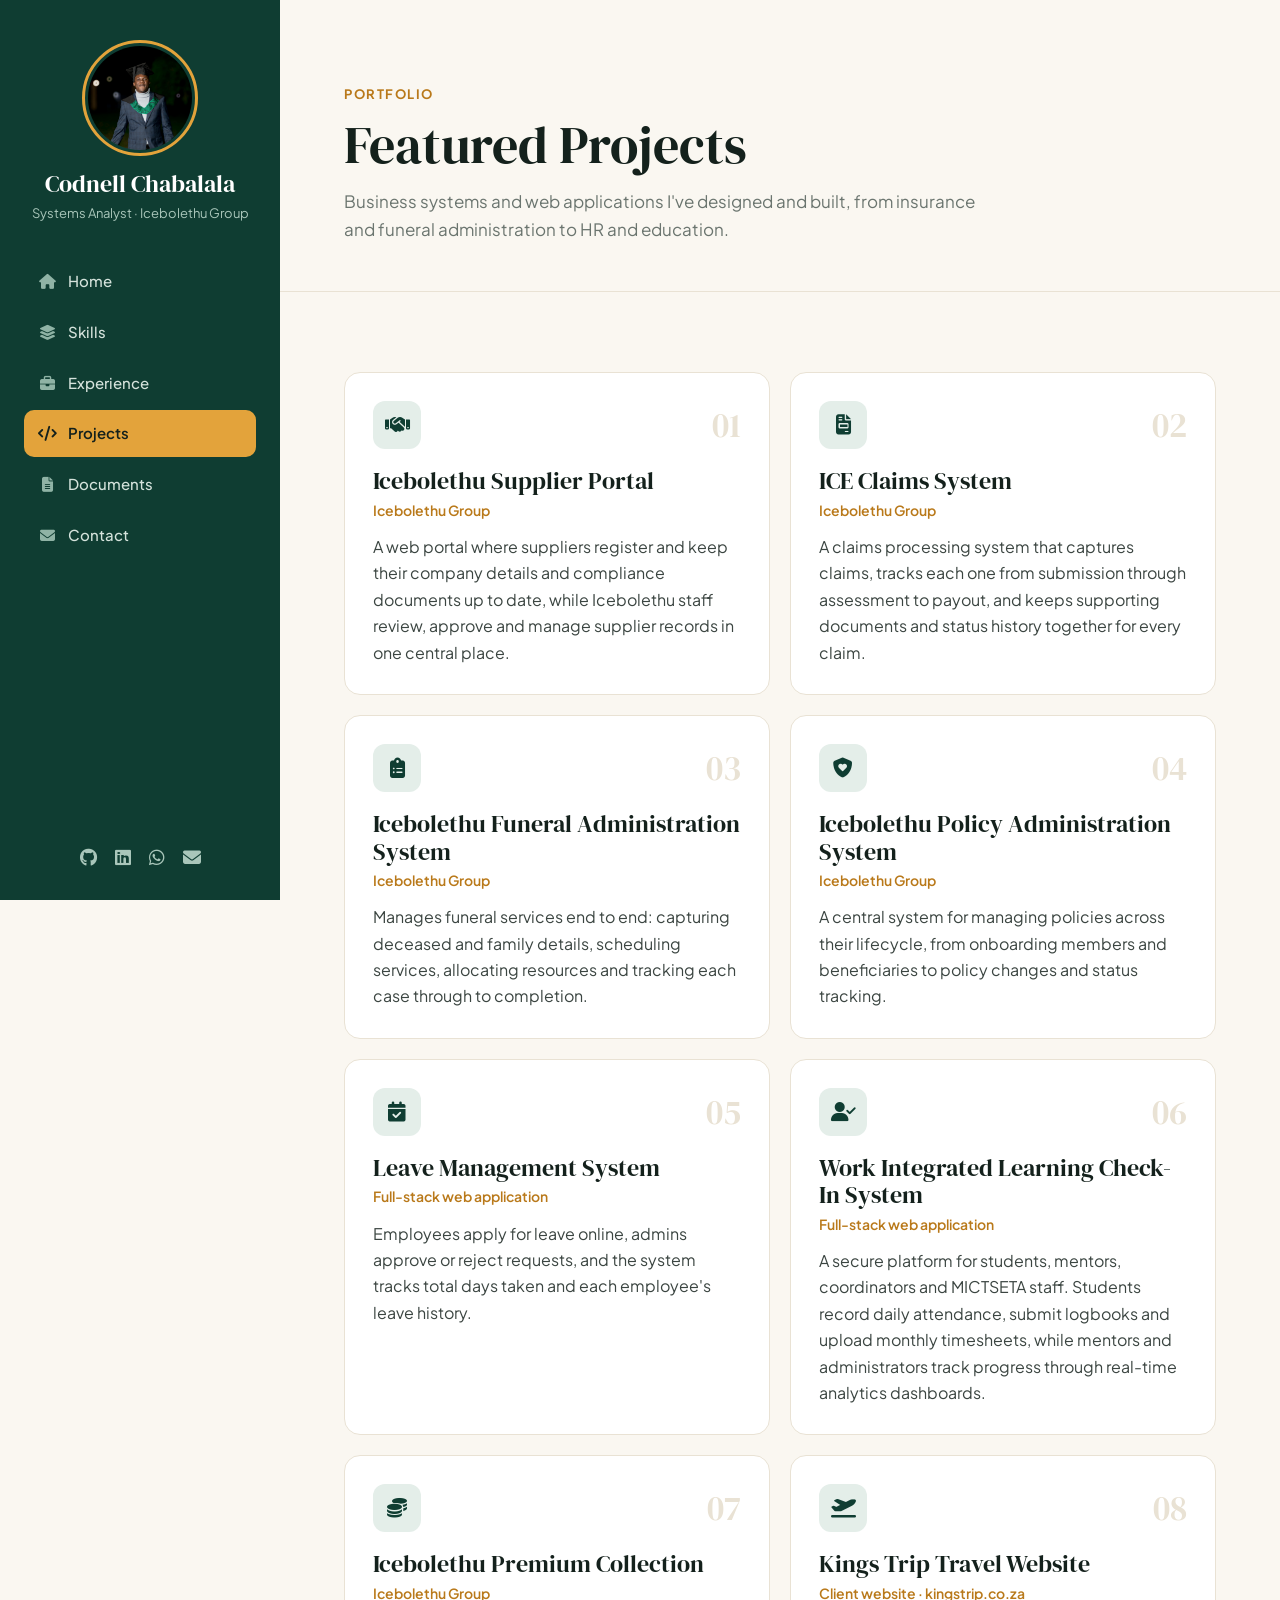
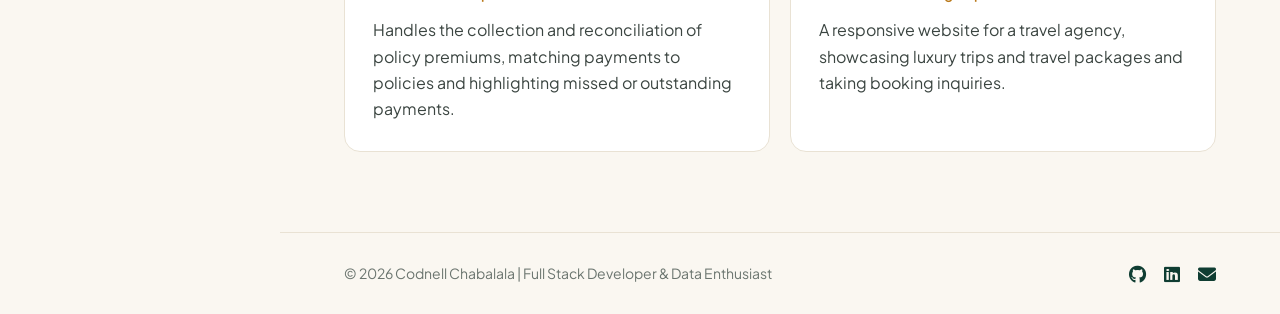
<file: projects.html>
<!DOCTYPE html>
<html lang="en">
<head>
<meta charset="UTF-8">
<meta name="viewport" content="width=device-width, initial-scale=1.0">
<title>Codnell Chabalala | Projects</title>
<meta name="description" content="Projects by Codnell Chabalala.">

<link href="https://fonts.googleapis.com/css2?family=DM+Serif+Display&family=Plus+Jakarta+Sans:wght@400;500;600;700&display=swap" rel="stylesheet">
<link rel="stylesheet" href="https://cdnjs.cloudflare.com/ajax/libs/font-awesome/6.5.0/css/all.min.css">
<link rel="stylesheet" href="css/style.css">
</head>

<body>

<aside class="sidebar">
    <div class="sidebar-top">
        <a href="index.html" class="brand">
            <img src="images/Codnell.jpg" alt="Codnell Chabalala" class="avatar">
            <span><strong>Codnell Chabalala</strong><small>Systems Analyst · Icebolethu Group</small></span>
        </a>
        <button class="menu-toggle" aria-label="Toggle menu" aria-expanded="false" aria-controls="nav-links"><i class="fas fa-bars"></i></button>
    </div>
    <nav id="nav-links">
        <a href="index.html"><i class="fas fa-house"></i> Home</a>
        <a href="skills.html"><i class="fas fa-layer-group"></i> Skills</a>
        <a href="index.html#experience"><i class="fas fa-briefcase"></i> Experience</a>
        <a href="projects.html" class="active"><i class="fas fa-code"></i> Projects</a>
        <a href="documents.html"><i class="fas fa-file-lines"></i> Documents</a>
        <a href="contact.html"><i class="fas fa-envelope"></i> Contact</a>
    </nav>
    <div class="sidebar-socials">
        <a href="https://github.com/Napster-12" target="_blank" rel="noopener" aria-label="GitHub"><i class="fab fa-github"></i></a>
        <a href="https://linkedin.com/in/codnell-chabalala-166b48213" target="_blank" rel="noopener" aria-label="LinkedIn"><i class="fab fa-linkedin"></i></a>
        <a href="https://wa.me/27656369815" target="_blank" rel="noopener" aria-label="WhatsApp"><i class="fab fa-whatsapp"></i></a>
        <a href="mailto:codnellsmall@gmail.com" aria-label="Email"><i class="fas fa-envelope"></i></a>
    </div>
</aside>

<main>

<div class="page-hero">
    <span class="eyebrow">Portfolio</span>
    <h1>Featured Projects</h1>
    <p>Business systems and web applications I've designed and built, from insurance and funeral administration to HR and education.</p>
</div>

<section>
    <div class="container project-grid">

        <article class="card project-item">
            <div class="project-top">
                <span class="icon"><i class="fas fa-handshake"></i></span>
                <span class="project-num">01</span>
            </div>
            <h3>Icebolethu Supplier Portal</h3>
            <p class="project-org">Icebolethu Group</p>
            <p>A web portal where suppliers register and keep their company details and compliance documents up to date, while Icebolethu staff review, approve and manage supplier records in one central place.</p>
        </article>

        <article class="card project-item">
            <div class="project-top">
                <span class="icon"><i class="fas fa-file-invoice"></i></span>
                <span class="project-num">02</span>
            </div>
            <h3>ICE Claims System</h3>
            <p class="project-org">Icebolethu Group</p>
            <p>A claims processing system that captures claims, tracks each one from submission through assessment to payout, and keeps supporting documents and status history together for every claim.</p>
        </article>

        <article class="card project-item">
            <div class="project-top">
                <span class="icon"><i class="fas fa-clipboard-list"></i></span>
                <span class="project-num">03</span>
            </div>
            <h3>Icebolethu Funeral Administration System</h3>
            <p class="project-org">Icebolethu Group</p>
            <p>Manages funeral services end to end: capturing deceased and family details, scheduling services, allocating resources and tracking each case through to completion.</p>
        </article>

        <article class="card project-item">
            <div class="project-top">
                <span class="icon"><i class="fas fa-shield-heart"></i></span>
                <span class="project-num">04</span>
            </div>
            <h3>Icebolethu Policy Administration System</h3>
            <p class="project-org">Icebolethu Group</p>
            <p>A central system for managing policies across their lifecycle, from onboarding members and beneficiaries to policy changes and status tracking.</p>
        </article>

        <article class="card project-item">
            <div class="project-top">
                <span class="icon"><i class="fas fa-calendar-check"></i></span>
                <span class="project-num">05</span>
            </div>
            <h3>Leave Management System</h3>
            <p class="project-org">Full-stack web application</p>
            <p>Employees apply for leave online, admins approve or reject requests, and the system tracks total days taken and each employee's leave history.</p>
        </article>

        <article class="card project-item">
            <div class="project-top">
                <span class="icon"><i class="fas fa-user-check"></i></span>
                <span class="project-num">06</span>
            </div>
            <h3>Work Integrated Learning Check-In System</h3>
            <p class="project-org">Full-stack web application</p>
            <p>A secure platform for students, mentors, coordinators and MICTSETA staff. Students record daily attendance, submit logbooks and upload monthly timesheets, while mentors and administrators track progress through real-time analytics dashboards.</p>
        </article>

        <article class="card project-item">
            <div class="project-top">
                <span class="icon"><i class="fas fa-coins"></i></span>
                <span class="project-num">07</span>
            </div>
            <h3>Icebolethu Premium Collection</h3>
            <p class="project-org">Icebolethu Group</p>
            <p>Handles the collection and reconciliation of policy premiums, matching payments to policies and highlighting missed or outstanding payments.</p>
        </article>

        <article class="card project-item">
            <div class="project-top">
                <span class="icon"><i class="fas fa-plane-departure"></i></span>
                <span class="project-num">08</span>
            </div>
            <h3>Kings Trip Travel Website</h3>
            <p class="project-org">Client website · kingstrip.co.za</p>
            <p>A responsive website for a travel agency, showcasing luxury trips and travel packages and taking booking inquiries.</p>
        </article>

    </div>
</section>

</main>


<footer>
    <p>© <span class="year">2026</span> Codnell Chabalala | Full Stack Developer &amp; Data Enthusiast</p>
    <div class="footer-links">
        <a href="https://github.com/Napster-12" target="_blank" rel="noopener" aria-label="GitHub"><i class="fab fa-github"></i></a>
        <a href="https://linkedin.com/in/codnell-chabalala-166b48213" target="_blank" rel="noopener" aria-label="LinkedIn"><i class="fab fa-linkedin"></i></a>
        <a href="mailto:codnellsmall@gmail.com" aria-label="Email"><i class="fas fa-envelope"></i></a>
    </div>
</footer>

<script src="js/main.js"></script>
</body>
</html>
</file>
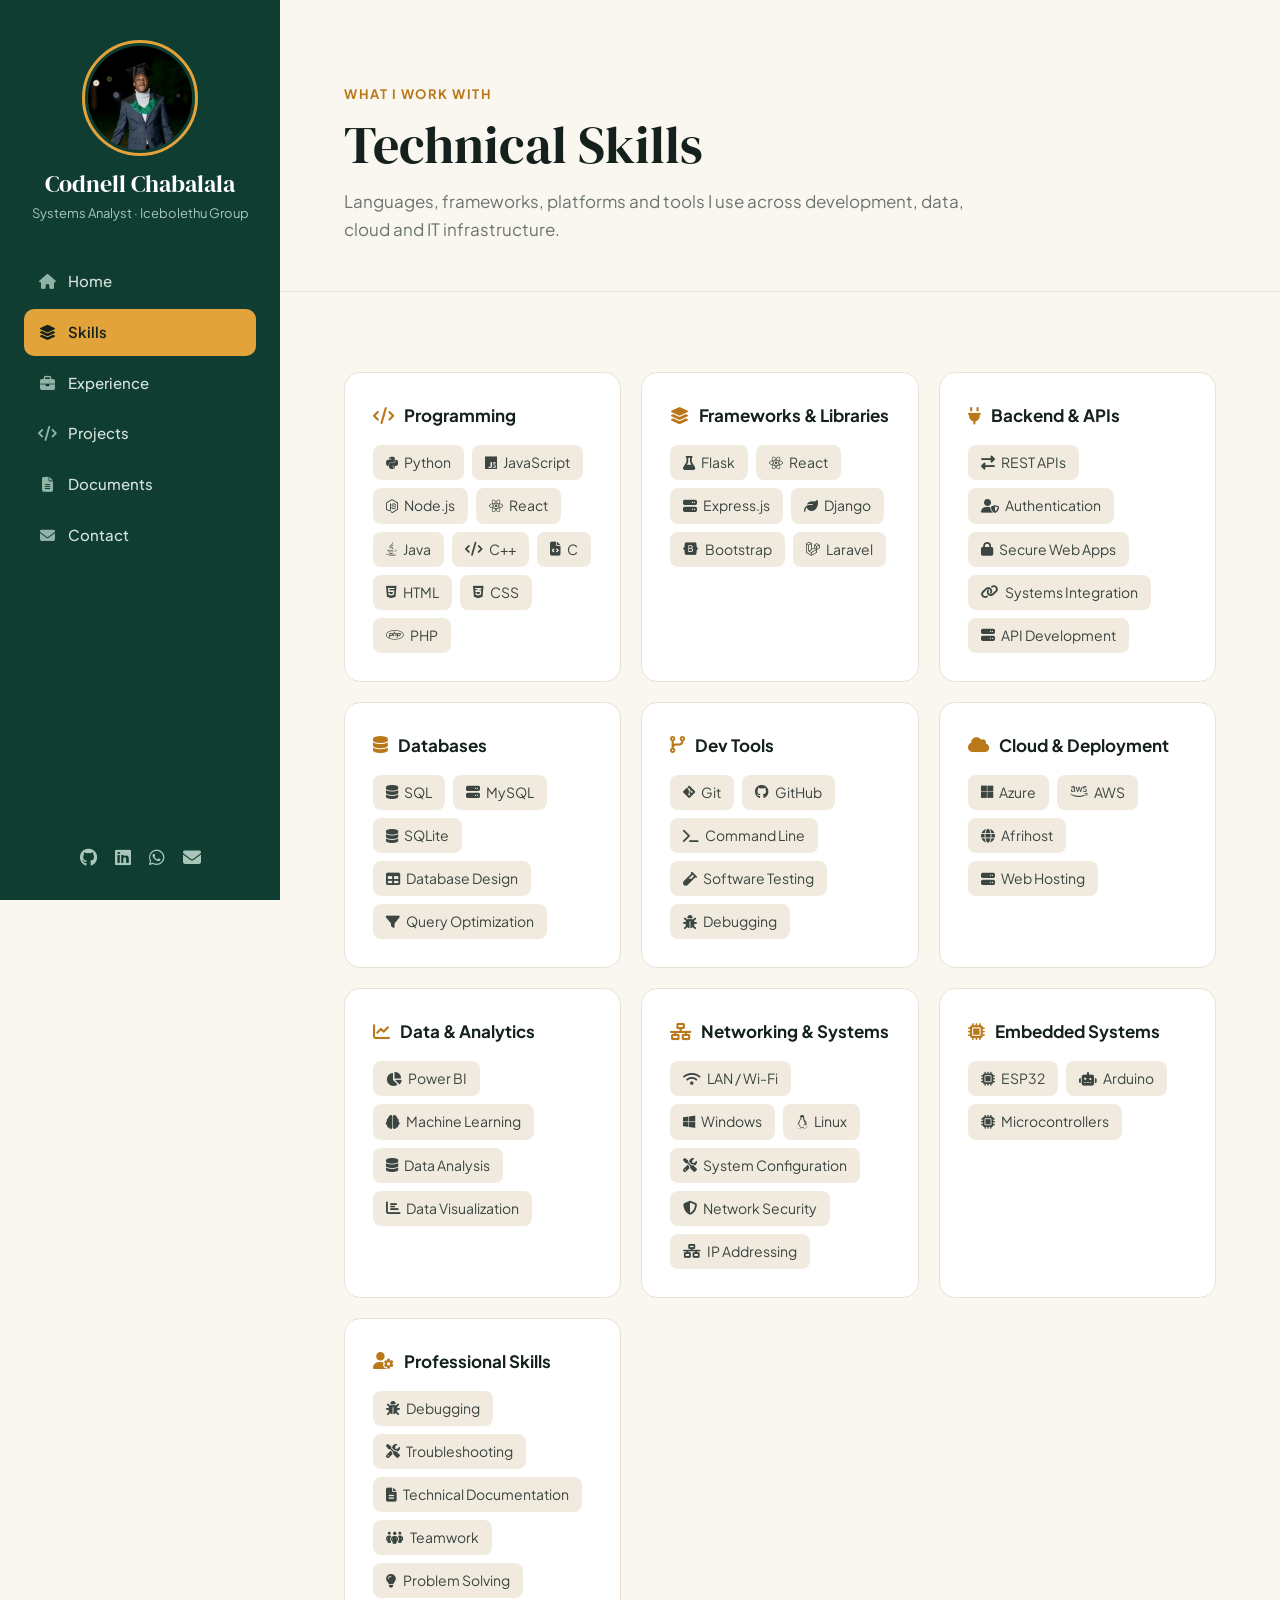
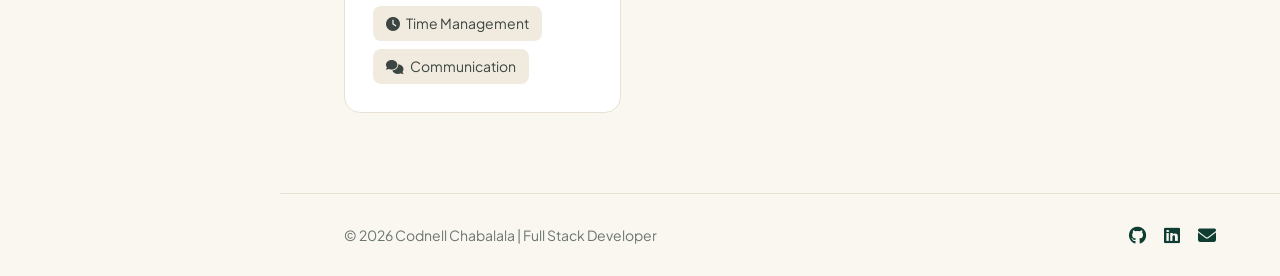
<file: skills.html>
<!DOCTYPE html>
<html lang="en">
<head>
<meta charset="UTF-8">
<meta name="viewport" content="width=device-width, initial-scale=1.0">
<title>Codnell Chabalala | Skills</title>
<meta name="description" content="Technical and professional skills of Codnell Chabalala.">

<link href="https://fonts.googleapis.com/css2?family=DM+Serif+Display&family=Plus+Jakarta+Sans:wght@400;500;600;700&display=swap" rel="stylesheet">
<link rel="stylesheet" href="https://cdnjs.cloudflare.com/ajax/libs/font-awesome/6.5.0/css/all.min.css">
<link rel="stylesheet" href="css/style.css">
</head>

<body>

<aside class="sidebar">
    <div class="sidebar-top">
        <a href="index.html" class="brand">
            <img src="images/Codnell.jpg" alt="Codnell Chabalala" class="avatar">
            <span><strong>Codnell Chabalala</strong><small>Systems Analyst · Icebolethu Group</small></span>
        </a>
        <button class="menu-toggle" aria-label="Toggle menu" aria-expanded="false" aria-controls="nav-links"><i class="fas fa-bars"></i></button>
    </div>
    <nav id="nav-links">
        <a href="index.html"><i class="fas fa-house"></i> Home</a>
        <a href="skills.html" class="active"><i class="fas fa-layer-group"></i> Skills</a>
        <a href="index.html#experience"><i class="fas fa-briefcase"></i> Experience</a>
        <a href="projects.html"><i class="fas fa-code"></i> Projects</a>
        <a href="documents.html"><i class="fas fa-file-lines"></i> Documents</a>
        <a href="contact.html"><i class="fas fa-envelope"></i> Contact</a>
    </nav>
    <div class="sidebar-socials">
        <a href="https://github.com/Napster-12" target="_blank" rel="noopener" aria-label="GitHub"><i class="fab fa-github"></i></a>
        <a href="https://linkedin.com/in/codnell-chabalala-166b48213" target="_blank" rel="noopener" aria-label="LinkedIn"><i class="fab fa-linkedin"></i></a>
        <a href="https://wa.me/27656369815" target="_blank" rel="noopener" aria-label="WhatsApp"><i class="fab fa-whatsapp"></i></a>
        <a href="mailto:codnellsmall@gmail.com" aria-label="Email"><i class="fas fa-envelope"></i></a>
    </div>
</aside>

<main>

<div class="page-hero">
    <span class="eyebrow">What I work with</span>
    <h1>Technical Skills</h1>
    <p>Languages, frameworks, platforms and tools I use across development, data, cloud and IT infrastructure.</p>
</div>

<section>
    <div class="container grid">

        <!-- Programming -->
        <div class="card">
            <h4><i class="fas fa-code"></i> Programming</h4>
            <div class="skill-tags">
                <span><i class="fab fa-python"></i> Python</span>
                <span><i class="fab fa-js"></i> JavaScript</span>
                <span><i class="fab fa-node-js"></i> Node.js</span>
                <span><i class="fab fa-react"></i> React</span>
                <span><i class="fab fa-java"></i> Java</span>
                <span><i class="fas fa-code"></i> C++</span>
                <span><i class="fas fa-file-code"></i> C</span>
                <span><i class="fab fa-html5"></i> HTML</span>
                <span><i class="fab fa-css3-alt"></i> CSS</span>
                <span><i class="fab fa-php"></i> PHP</span>
            </div>
        </div>

        <!-- Frameworks -->
        <div class="card">
            <h4><i class="fas fa-layer-group"></i> Frameworks &amp; Libraries</h4>
            <div class="skill-tags">
                <span><i class="fas fa-flask"></i> Flask</span>
                <span><i class="fab fa-react"></i> React</span>
                <span><i class="fas fa-server"></i> Express.js</span>
                <span><i class="fas fa-leaf"></i> Django</span>
                <span><i class="fab fa-bootstrap"></i> Bootstrap</span>
                <span><i class="fab fa-laravel"></i> Laravel</span>
            </div>
        </div>

        <!-- Backend -->
        <div class="card">
            <h4><i class="fas fa-plug"></i> Backend &amp; APIs</h4>
            <div class="skill-tags">
                <span><i class="fas fa-exchange-alt"></i> REST APIs</span>
                <span><i class="fas fa-user-shield"></i> Authentication</span>
                <span><i class="fas fa-lock"></i> Secure Web Apps</span>
                <span><i class="fas fa-link"></i> Systems Integration</span>
                <span><i class="fas fa-server"></i> API Development</span>
            </div>
        </div>

        <!-- Databases -->
        <div class="card">
            <h4><i class="fas fa-database"></i> Databases</h4>
            <div class="skill-tags">
                <span><i class="fas fa-database"></i> SQL</span>
                <span><i class="fas fa-server"></i> MySQL</span>
                <span><i class="fas fa-database"></i> SQLite</span>
                <span><i class="fas fa-table"></i> Database Design</span>
                <span><i class="fas fa-filter"></i> Query Optimization</span>
            </div>
        </div>

        <!-- Dev Tools -->
        <div class="card">
            <h4><i class="fas fa-code-branch"></i> Dev Tools</h4>
            <div class="skill-tags">
                <span><i class="fab fa-git-alt"></i> Git</span>
                <span><i class="fab fa-github"></i> GitHub</span>
                <span><i class="fas fa-terminal"></i> Command Line</span>
                <span><i class="fas fa-vial"></i> Software Testing</span>
                <span><i class="fas fa-bug"></i> Debugging</span>
            </div>
        </div>

        <!-- Cloud -->
        <div class="card">
            <h4><i class="fas fa-cloud"></i> Cloud &amp; Deployment</h4>
            <div class="skill-tags">
                <span><i class="fab fa-microsoft"></i> Azure</span>
                <span><i class="fab fa-aws"></i> AWS</span>
                <span><i class="fas fa-globe"></i> Afrihost</span>
                <span><i class="fas fa-server"></i> Web Hosting</span>
            </div>
        </div>

        <!-- Data -->
        <div class="card">
            <h4><i class="fas fa-chart-line"></i> Data &amp; Analytics</h4>
            <div class="skill-tags">
                <span><i class="fas fa-chart-pie"></i> Power BI</span>
                <span><i class="fas fa-brain"></i> Machine Learning</span>
                <span><i class="fas fa-database"></i> Data Analysis</span>
                <span><i class="fas fa-chart-bar"></i> Data Visualization</span>
            </div>
        </div>

        <!-- Networking -->
        <div class="card">
            <h4><i class="fas fa-network-wired"></i> Networking &amp; Systems</h4>
            <div class="skill-tags">
                <span><i class="fas fa-wifi"></i> LAN / Wi-Fi</span>
                <span><i class="fab fa-windows"></i> Windows</span>
                <span><i class="fab fa-linux"></i> Linux</span>
                <span><i class="fas fa-tools"></i> System Configuration</span>
                <span><i class="fas fa-shield-alt"></i> Network Security</span>
                <span><i class="fas fa-network-wired"></i> IP Addressing</span>
            </div>
        </div>

        <!-- Embedded -->
        <div class="card">
            <h4><i class="fas fa-microchip"></i> Embedded Systems</h4>
            <div class="skill-tags">
                <span><i class="fas fa-microchip"></i> ESP32</span>
                <span><i class="fas fa-robot"></i> Arduino</span>
                <span><i class="fas fa-microchip"></i> Microcontrollers</span>
            </div>
        </div>

        <!-- Professional -->
        <div class="card">
            <h4><i class="fas fa-user-gear"></i> Professional Skills</h4>
            <div class="skill-tags">
                <span><i class="fas fa-bug"></i> Debugging</span>
                <span><i class="fas fa-screwdriver-wrench"></i> Troubleshooting</span>
                <span><i class="fas fa-file-alt"></i> Technical Documentation</span>
                <span><i class="fas fa-people-group"></i> Teamwork</span>
                <span><i class="fas fa-lightbulb"></i> Problem Solving</span>
                <span><i class="fas fa-clock"></i> Time Management</span>
                <span><i class="fas fa-comments"></i> Communication</span>
            </div>
        </div>

    </div>
</section>

</main>

<footer>
    <p>© <span class="year">2026</span> Codnell Chabalala | Full Stack Developer</p>
    <div class="footer-links">
        <a href="https://github.com/Napster-12" target="_blank" rel="noopener" aria-label="GitHub"><i class="fab fa-github"></i></a>
        <a href="https://linkedin.com/in/codnell-chabalala-166b48213" target="_blank" rel="noopener" aria-label="LinkedIn"><i class="fab fa-linkedin"></i></a>
        <a href="mailto:codnellsmall@gmail.com" aria-label="Email"><i class="fas fa-envelope"></i></a>
    </div>
</footer>

<script src="js/main.js"></script>
</body>
</html>
</file>
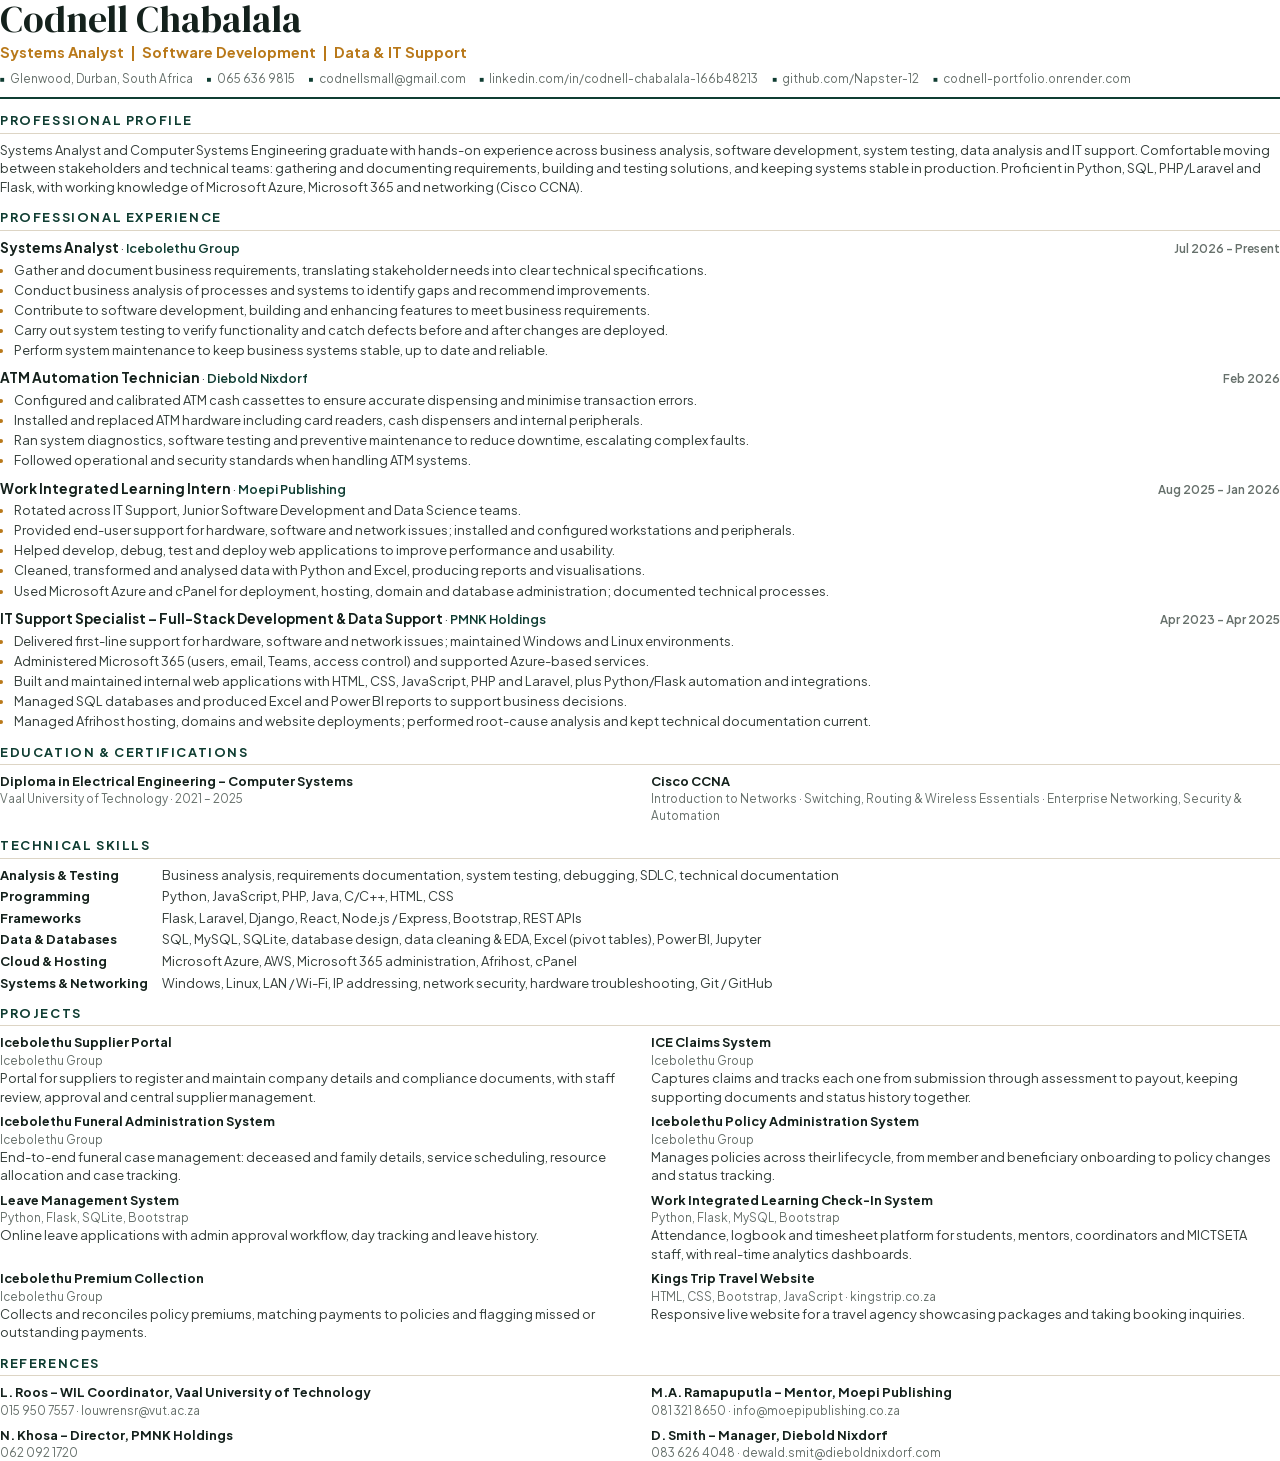
<file: cv/cv.html>
<!DOCTYPE html>
<html lang="en">
<head>
<meta charset="UTF-8">
<title>Codnell Chabalala – CV</title>
<link href="fonts/fonts.css" rel="stylesheet">
<style>
/* Source for documents/CV.pdf. Regenerate with:
   "/Applications/Google Chrome.app/Contents/MacOS/Google Chrome" --headless=new --no-pdf-header-footer --virtual-time-budget=5000 --print-to-pdf=documents/CV.pdf cv/cv.html */
@page{ size:A4; margin:14mm 15mm 14mm; }

:root{
    --forest:#0f3d32;
    --amber:#b9791a;
    --ink:#14211c;
    --text:#333d39;
    --muted:#66706b;
    --line:#ddd5c5;
}

*{ margin:0; padding:0; box-sizing:border-box; }

body{
    font-family:'Plus Jakarta Sans',Arial,sans-serif;
    font-size:9.6pt;
    line-height:1.45;
    color:var(--text);
    -webkit-print-color-adjust:exact;
    print-color-adjust:exact;
}

a{ color:inherit; text-decoration:none; }

/* ---------- header ---------- */
.cv-header{
    border-bottom:2.5px solid var(--forest);
    padding-bottom:10px;
    margin-bottom:12px;
}

h1{
    font-family:'DM Serif Display',Georgia,serif;
    font-weight:400;
    font-size:28pt;
    line-height:1.05;
    color:var(--ink);
}

.headline{
    font-weight:700;
    color:var(--amber);
    font-size:11pt;
    margin:3px 0 7px;
}

.contact{
    display:flex;
    flex-wrap:wrap;
    gap:2px 14px;
    font-size:8.8pt;
    color:var(--muted);
}

.contact span::before{
    content:"■";
    color:var(--forest);
    font-size:6pt;
    margin-right:5px;
    vertical-align:1.5px;
}

/* ---------- sections ---------- */
section{ margin-top:12px; }

h2{
    break-after:avoid;
    font-size:9.5pt;
    font-weight:700;
    letter-spacing:1.6px;
    text-transform:uppercase;
    color:var(--forest);
    border-bottom:1px solid var(--line);
    padding-bottom:3px;
    margin-bottom:7px;
}

.job{ margin-bottom:9px; break-inside:avoid; }

.job-head{
    display:flex;
    justify-content:space-between;
    align-items:baseline;
    gap:12px;
}

.job-title{ font-weight:700; color:var(--ink); font-size:10.2pt; }
.job-org{ color:var(--forest); font-weight:600; }
.job-date{ color:var(--muted); font-size:8.8pt; white-space:nowrap; font-weight:600; }

ul{ padding-left:14px; margin-top:3px; }
li{ margin-top:1.5px; }
li::marker{ color:var(--amber); }

.skills{
    break-inside:avoid;
    display:grid;
    grid-template-columns:150px 1fr;
    gap:3px 12px;
}

.skills dt{ font-weight:700; color:var(--ink); }

.two-col{
    display:grid;
    grid-template-columns:1fr 1fr;
    gap:6px 22px;
}

.item-title{ font-weight:700; color:var(--ink); }
.item-sub{ color:var(--muted); font-size:8.8pt; }

.refs{
    display:grid;
    grid-template-columns:1fr 1fr;
    gap:7px 22px;
}

.refs div, .project{ break-inside:avoid; }
</style>
</head>
<body>

<header class="cv-header">
    <h1>Codnell Chabalala</h1>
    <p class="headline">Systems Analyst &nbsp;|&nbsp; Software Development &nbsp;|&nbsp; Data &amp; IT Support</p>
    <div class="contact">
        <span>Glenwood, Durban, South Africa</span>
        <span><a href="tel:+27656369815">065 636 9815</a></span>
        <span><a href="mailto:codnellsmall@gmail.com">codnellsmall@gmail.com</a></span>
        <span><a href="https://linkedin.com/in/codnell-chabalala-166b48213">linkedin.com/in/codnell-chabalala-166b48213</a></span>
        <span><a href="https://github.com/Napster-12">github.com/Napster-12</a></span>
        <span><a href="https://codnell-portfolio.onrender.com">codnell-portfolio.onrender.com</a></span>
    </div>
</header>

<section>
    <h2>Professional Profile</h2>
    <p>
        Systems Analyst and Computer Systems Engineering graduate with hands-on experience across business analysis,
        software development, system testing, data analysis and IT support. Comfortable moving between stakeholders and
        technical teams: gathering and documenting requirements, building and testing solutions, and keeping systems
        stable in production. Proficient in Python, SQL, PHP/Laravel and Flask, with working knowledge of Microsoft Azure,
        Microsoft 365 and networking (Cisco CCNA).
    </p>
</section>

<section>
    <h2>Professional Experience</h2>

    <div class="job">
        <div class="job-head">
            <div><span class="job-title">Systems Analyst</span> · <span class="job-org">Icebolethu Group</span></div>
            <span class="job-date">Jul 2026 – Present</span>
        </div>
        <ul>
            <li>Gather and document business requirements, translating stakeholder needs into clear technical specifications.</li>
            <li>Conduct business analysis of processes and systems to identify gaps and recommend improvements.</li>
            <li>Contribute to software development, building and enhancing features to meet business requirements.</li>
            <li>Carry out system testing to verify functionality and catch defects before and after changes are deployed.</li>
            <li>Perform system maintenance to keep business systems stable, up to date and reliable.</li>
        </ul>
    </div>

    <div class="job">
        <div class="job-head">
            <div><span class="job-title">ATM Automation Technician</span> · <span class="job-org">Diebold Nixdorf</span></div>
            <span class="job-date">Feb 2026</span>
        </div>
        <ul>
            <li>Configured and calibrated ATM cash cassettes to ensure accurate dispensing and minimise transaction errors.</li>
            <li>Installed and replaced ATM hardware including card readers, cash dispensers and internal peripherals.</li>
            <li>Ran system diagnostics, software testing and preventive maintenance to reduce downtime, escalating complex faults.</li>
            <li>Followed operational and security standards when handling ATM systems.</li>
        </ul>
    </div>

    <div class="job">
        <div class="job-head">
            <div><span class="job-title">Work Integrated Learning Intern</span> · <span class="job-org">Moepi Publishing</span></div>
            <span class="job-date">Aug 2025 – Jan 2026</span>
        </div>
        <ul>
            <li>Rotated across IT Support, Junior Software Development and Data Science teams.</li>
            <li>Provided end-user support for hardware, software and network issues; installed and configured workstations and peripherals.</li>
            <li>Helped develop, debug, test and deploy web applications to improve performance and usability.</li>
            <li>Cleaned, transformed and analysed data with Python and Excel, producing reports and visualisations.</li>
            <li>Used Microsoft Azure and cPanel for deployment, hosting, domain and database administration; documented technical processes.</li>
        </ul>
    </div>

    <div class="job">
        <div class="job-head">
            <div><span class="job-title">IT Support Specialist – Full-Stack Development &amp; Data Support</span> · <span class="job-org">PMNK Holdings</span></div>
            <span class="job-date">Apr 2023 – Apr 2025</span>
        </div>
        <ul>
            <li>Delivered first-line support for hardware, software and network issues; maintained Windows and Linux environments.</li>
            <li>Administered Microsoft 365 (users, email, Teams, access control) and supported Azure-based services.</li>
            <li>Built and maintained internal web applications with HTML, CSS, JavaScript, PHP and Laravel, plus Python/Flask automation and integrations.</li>
            <li>Managed SQL databases and produced Excel and Power BI reports to support business decisions.</li>
            <li>Managed Afrihost hosting, domains and website deployments; performed root-cause analysis and kept technical documentation current.</li>
        </ul>
    </div>
</section>

<section>
    <h2>Education &amp; Certifications</h2>
    <div class="two-col">
        <div>
            <div class="item-title">Diploma in Electrical Engineering – Computer Systems</div>
            <div class="item-sub">Vaal University of Technology · 2021 – 2025</div>
        </div>
        <div>
            <div class="item-title">Cisco CCNA</div>
            <div class="item-sub">Introduction to Networks · Switching, Routing &amp; Wireless Essentials · Enterprise Networking, Security &amp; Automation</div>
        </div>
    </div>
</section>

<section>
    <h2>Technical Skills</h2>
    <dl class="skills">
        <dt>Analysis &amp; Testing</dt>
        <dd>Business analysis, requirements documentation, system testing, debugging, SDLC, technical documentation</dd>
        <dt>Programming</dt>
        <dd>Python, JavaScript, PHP, Java, C/C++, HTML, CSS</dd>
        <dt>Frameworks</dt>
        <dd>Flask, Laravel, Django, React, Node.js / Express, Bootstrap, REST APIs</dd>
        <dt>Data &amp; Databases</dt>
        <dd>SQL, MySQL, SQLite, database design, data cleaning &amp; EDA, Excel (pivot tables), Power BI, Jupyter</dd>
        <dt>Cloud &amp; Hosting</dt>
        <dd>Microsoft Azure, AWS, Microsoft 365 administration, Afrihost, cPanel</dd>
        <dt>Systems &amp; Networking</dt>
        <dd>Windows, Linux, LAN / Wi-Fi, IP addressing, network security, hardware troubleshooting, Git / GitHub</dd>
    </dl>
</section>

<section>
    <h2>Projects</h2>
    <div class="two-col">
        <div class="project">
            <div class="item-title">Icebolethu Supplier Portal</div>
            <div class="item-sub">Icebolethu Group</div>
            Portal for suppliers to register and maintain company details and compliance documents, with staff review, approval and central supplier management.
        </div>
        <div class="project">
            <div class="item-title">ICE Claims System</div>
            <div class="item-sub">Icebolethu Group</div>
            Captures claims and tracks each one from submission through assessment to payout, keeping supporting documents and status history together.
        </div>
        <div class="project">
            <div class="item-title">Icebolethu Funeral Administration System</div>
            <div class="item-sub">Icebolethu Group</div>
            End-to-end funeral case management: deceased and family details, service scheduling, resource allocation and case tracking.
        </div>
        <div class="project">
            <div class="item-title">Icebolethu Policy Administration System</div>
            <div class="item-sub">Icebolethu Group</div>
            Manages policies across their lifecycle, from member and beneficiary onboarding to policy changes and status tracking.
        </div>
        <div class="project">
            <div class="item-title">Leave Management System</div>
            <div class="item-sub">Python, Flask, SQLite, Bootstrap</div>
            Online leave applications with admin approval workflow, day tracking and leave history.
        </div>
        <div class="project">
            <div class="item-title">Work Integrated Learning Check-In System</div>
            <div class="item-sub">Python, Flask, MySQL, Bootstrap</div>
            Attendance, logbook and timesheet platform for students, mentors, coordinators and MICTSETA staff, with real-time analytics dashboards.
        </div>
        <div class="project">
            <div class="item-title">Icebolethu Premium Collection</div>
            <div class="item-sub">Icebolethu Group</div>
            Collects and reconciles policy premiums, matching payments to policies and flagging missed or outstanding payments.
        </div>
        <div class="project">
            <div class="item-title">Kings Trip Travel Website</div>
            <div class="item-sub">HTML, CSS, Bootstrap, JavaScript · kingstrip.co.za</div>
            Responsive live website for a travel agency showcasing packages and taking booking inquiries.
        </div>
    </div>
</section>

<section>
    <h2>References</h2>
    <div class="refs">
        <div>
            <div class="item-title">L. Roos – WIL Coordinator, Vaal University of Technology</div>
            <div class="item-sub">015 950 7557 · louwrensr@vut.ac.za</div>
        </div>
        <div>
            <div class="item-title">M.A. Ramapuputla – Mentor, Moepi Publishing</div>
            <div class="item-sub">081 321 8650 · info@moepipublishing.co.za</div>
        </div>
        <div>
            <div class="item-title">N. Khosa – Director, PMNK Holdings</div>
            <div class="item-sub">062 092 1720</div>
        </div>
        <div>
            <div class="item-title">D. Smith – Manager, Diebold Nixdorf</div>
            <div class="item-sub">083 626 4048 · dewald.smit@dieboldnixdorf.com</div>
        </div>
    </div>
</section>

</body>
</html>
</file>
<file: css/style.css>
/* ================= TOKENS ================= */
:root{
    --forest:#0f3d32;
    --forest-2:#16503f;
    --forest-soft:#e4eee9;
    --amber:#e3a33b;
    --amber-dark:#b9791a;
    --cream:#faf7f1;
    --cream-2:#f3eee4;
    --surface:#ffffff;
    --line:#e9e2d4;
    --ink:#14211c;
    --text:#3b4541;
    --muted:#6b756f;
    --tag:#f1ebdf;
    --radius:16px;
    --shadow-hover:0 16px 34px rgba(15,61,50,0.10);
    --sidebar-w:280px;
    --header-h:64px;
    --gutter:clamp(16px,5vw,72px);
    --max:1100px;
    --serif:'DM Serif Display',Georgia,serif;
    --sans:'Plus Jakarta Sans',system-ui,sans-serif;
}

/* ================= GLOBAL ================= */
*{
    margin:0;
    padding:0;
    box-sizing:border-box;
}

html{
    scroll-behavior:smooth;
    scroll-padding-top:24px;
}

body{
    font-family:var(--sans);
    background:var(--cream);
    color:var(--text);
    line-height:1.65;
    min-height:100vh;
    display:flex;
    flex-direction:column;
    padding-left:var(--sidebar-w);
}

main{
    flex:1;
}

img{
    max-width:100%;
    display:block;
}

a{
    color:inherit;
}

h1, h2, h3{
    font-family:var(--serif);
    font-weight:400;
    color:var(--ink);
    line-height:1.15;
}

.container{
    width:100%;
    max-width:var(--max);
    margin:0 auto;
}

/* ================= SIDEBAR ================= */
.sidebar{
    position:fixed;
    top:0;
    left:0;
    bottom:0;
    width:var(--sidebar-w);
    background:var(--forest);
    color:var(--cream);
    display:flex;
    flex-direction:column;
    gap:34px;
    padding:40px 24px 28px;
    overflow-y:auto;
    z-index:1000;
}

.sidebar-top{
    display:flex;
    justify-content:center;
    align-items:center;
}

.brand{
    display:flex;
    flex-direction:column;
    align-items:center;
    text-align:center;
    gap:14px;
    text-decoration:none;
    color:#fff;
}

.avatar{
    width:116px;
    height:116px;
    border-radius:50%;
    object-fit:cover;
    object-position:center 18%;
    border:3px solid var(--amber);
    padding:3px;
    background:var(--forest);
}

.brand strong{
    display:block;
    font-family:var(--serif);
    font-weight:400;
    font-size:24px;
    line-height:1.2;
}

.brand small{
    display:block;
    color:#a9c6ba;
    font-size:13px;
    margin-top:4px;
}

nav{
    display:flex;
    flex-direction:column;
    gap:4px;
}

nav a{
    display:flex;
    align-items:center;
    gap:12px;
    padding:11px 14px;
    border-radius:10px;
    color:#d5e3dc;
    text-decoration:none;
    font-weight:500;
    font-size:15px;
    transition:background .25s, color .25s;
}

nav a i{
    width:18px;
    text-align:center;
    color:#8fb3a5;
    transition:color .25s;
}

nav a:hover{
    background:rgba(255,255,255,0.07);
    color:#fff;
}

nav a.active{
    background:var(--amber);
    color:var(--ink);
    font-weight:600;
}

nav a.active i{
    color:var(--ink);
}

.sidebar-socials{
    margin-top:auto;
    display:flex;
    justify-content:center;
    gap:18px;
    font-size:18px;
}

.sidebar-socials a{
    color:#a9c6ba;
    transition:color .25s;
}

.sidebar-socials a:hover{
    color:var(--amber);
}

.menu-toggle{
    display:none;
    background:none;
    border:none;
    font-size:22px;
    color:#fff;
    cursor:pointer;
}

/* ================= SECTIONS ================= */
section{
    padding:80px var(--gutter);
}

.section-alt{
    background:var(--cream-2);
}

.section-title{
    font-size:36px;
    margin-bottom:36px;
}

.section-title::after{
    content:"";
    display:block;
    width:48px;
    height:4px;
    border-radius:2px;
    background:var(--amber);
    margin-top:12px;
}

/* ================= PAGE HEADER (inner pages) ================= */
.page-hero{
    padding:80px var(--gutter) 48px;
    border-bottom:1px solid var(--line);
}

.eyebrow{
    display:inline-block;
    color:var(--amber-dark);
    font-weight:700;
    font-size:13px;
    letter-spacing:1.5px;
    text-transform:uppercase;
    margin-bottom:10px;
}

.page-hero h1{
    font-size:52px;
    margin-bottom:12px;
}

.page-hero p{
    color:var(--muted);
    max-width:640px;
    font-size:17px;
}

/* ================= BUTTONS ================= */
.btn{
    display:inline-flex;
    align-items:center;
    gap:8px;
    padding:13px 28px;
    background:var(--forest);
    color:var(--cream);
    text-decoration:none;
    border-radius:12px;
    font-weight:600;
    border:2px solid var(--forest);
    transition:transform .25s, background .25s, color .25s, border-color .25s;
}

.btn:hover{
    background:var(--forest-2);
    border-color:var(--forest-2);
    transform:translateY(-2px);
}

.btn-outline{
    background:transparent;
    color:var(--forest);
}

.btn-outline:hover{
    background:var(--forest);
    color:var(--cream);
}

.button-group{
    display:flex;
    flex-wrap:wrap;
    gap:14px;
}

/* ================= HERO (home) ================= */
.hero{
    display:grid;
    grid-template-columns:1.3fr 1fr;
    align-items:center;
    gap:64px;
    padding:96px var(--gutter) 88px;
    min-height:min(100vh, 760px);
    max-width:calc(var(--max) + 2 * var(--gutter));
    margin:0 auto;
    width:100%;
}

.status{
    display:inline-flex;
    align-items:center;
    gap:10px;
    background:var(--forest-soft);
    color:var(--forest);
    font-weight:600;
    font-size:14px;
    padding:7px 14px;
    border-radius:30px;
    margin-bottom:24px;
}

.status .dot{
    width:9px;
    height:9px;
    border-radius:50%;
    background:#22a06b;
    box-shadow:0 0 0 0 rgba(34,160,107,0.6);
    animation:pulse 2s infinite;
}

@keyframes pulse{
    70%{ box-shadow:0 0 0 9px rgba(34,160,107,0); }
    100%{ box-shadow:0 0 0 0 rgba(34,160,107,0); }
}

.hero h1{
    font-size:60px;
    margin-bottom:10px;
}

.hero .typed{
    font-size:24px;
    font-weight:700;
    color:var(--amber-dark);
    min-height:1.5em;
    margin-bottom:22px;
}

.hero .typed::after{
    content:"|";
    margin-left:3px;
    font-weight:400;
    color:var(--forest);
    animation:blink 1s infinite;
}

@keyframes blink{
    50%{ opacity:0; }
}

.hero .lead{
    color:var(--muted);
    font-size:17px;
    max-width:560px;
    margin-bottom:34px;
}

/* ================= PHOTO SLIDESHOW ================= */
.hero-photo{
    position:relative;
    justify-self:center;
    width:100%;
    max-width:340px;
}

.hero-photo::before{
    content:"";
    position:absolute;
    inset:0;
    transform:translate(18px,18px);
    border-radius:24px;
    background:var(--amber);
}

.slideshow{
    position:relative;
    aspect-ratio:3/4;
    border-radius:24px;
    overflow:hidden;
    background:var(--forest);
}

.slide{
    position:absolute;
    inset:0;
    width:100%;
    height:100%;
    object-fit:cover;
    object-position:center top;
    opacity:0;
    transition:opacity .8s ease-in-out;
}

.slide.active{
    opacity:1;
}

.slide-btn{
    position:absolute;
    bottom:14px;
    background:rgba(250,247,241,0.9);
    color:var(--forest);
    border:none;
    width:38px;
    height:38px;
    cursor:pointer;
    font-size:14px;
    border-radius:50%;
    z-index:2;
    transition:background .25s;
}

.slide-btn:hover{
    background:var(--amber);
}

.prev{ right:60px; }
.next{ right:14px; }

/* ================= CARDS ================= */
.card{
    background:var(--surface);
    padding:28px;
    border-radius:var(--radius);
    border:1px solid var(--line);
    transition:transform .3s ease, box-shadow .3s ease, border-color .3s ease;
}

.card:hover{
    transform:translateY(-3px);
    border-color:var(--amber);
    box-shadow:var(--shadow-hover);
}

.card h4{
    display:flex;
    align-items:center;
    gap:10px;
    font-size:17px;
    font-weight:700;
    color:var(--ink);
}

.card h4 i{
    color:var(--amber-dark);
}

.card p + p{
    margin-top:12px;
}

.grid{
    display:grid;
    grid-template-columns:repeat(auto-fit,minmax(270px,1fr));
    gap:20px;
}

/* ================= ABOUT ================= */
.about-grid{
    display:grid;
    grid-template-columns:1.7fr 1fr;
    gap:20px;
}

.quick-facts{
    list-style:none;
    display:flex;
    flex-direction:column;
    gap:16px;
}

.quick-facts li{
    display:flex;
    gap:12px;
    align-items:center;
}

.quick-facts i{
    color:var(--forest);
    background:var(--forest-soft);
    width:32px;
    height:32px;
    border-radius:8px;
    display:grid;
    place-items:center;
    flex-shrink:0;
    font-size:14px;
}

/* ================= SKILL TAGS ================= */
.skill-tags{
    display:flex;
    flex-wrap:wrap;
    gap:8px;
    margin-top:16px;
}

.skill-tags span{
    background:var(--tag);
    padding:6px 13px;
    border-radius:8px;
    font-size:14px;
    display:inline-flex;
    align-items:center;
    gap:6px;
    transition:background .25s, color .25s;
}

.skill-tags span:hover{
    background:var(--forest);
    color:var(--cream);
}

.link-arrow{
    display:inline-flex;
    align-items:center;
    gap:8px;
    margin-top:28px;
    color:var(--forest);
    font-weight:700;
    text-decoration:none;
}

.link-arrow i{
    transition:transform .25s;
}

.link-arrow:hover i{
    transform:translateX(4px);
}

/* ================= EXPERIENCE TIMELINE ================= */
.timeline{
    position:relative;
    padding-left:36px;
    display:flex;
    flex-direction:column;
    gap:22px;
}

.timeline::before{
    content:"";
    position:absolute;
    left:9px;
    top:8px;
    bottom:8px;
    width:2px;
    background:var(--line);
}

.timeline-item{
    position:relative;
}

.timeline-item::before{
    content:"";
    position:absolute;
    left:-34px;
    top:32px;
    width:16px;
    height:16px;
    border-radius:50%;
    background:var(--cream);
    border:3px solid var(--amber);
}

.timeline-item.current::before{
    background:var(--forest);
    border-color:var(--forest);
    box-shadow:0 0 0 4px var(--forest-soft);
}

.timeline-item.current{
    border-color:var(--forest);
}

.job-head{
    display:flex;
    flex-wrap:wrap;
    justify-content:space-between;
    align-items:flex-start;
    gap:8px 16px;
}

.job-title{
    font-size:18px;
    font-weight:700;
    color:var(--ink);
}

.job-company{
    color:var(--forest);
    font-weight:600;
}

.badge{
    display:inline-flex;
    align-items:center;
    gap:6px;
    background:var(--forest);
    color:var(--cream);
    font-size:12px;
    font-weight:700;
    letter-spacing:.5px;
    text-transform:uppercase;
    padding:4px 10px;
    border-radius:6px;
}

.job-meta{
    display:flex;
    flex-wrap:wrap;
    gap:6px 18px;
    color:var(--muted);
    font-size:14px;
    margin:6px 0 14px;
}

.job-meta i{
    color:var(--amber-dark);
    margin-right:5px;
}

.job-summary{
    margin-bottom:12px;
}

.card ul{
    padding-left:20px;
}

.card li::marker{
    color:var(--amber-dark);
}

.card li + li{
    margin-top:6px;
}

/* ================= REFERENCES ================= */
.reference-item p{
    margin-top:6px;
}

.reference-item .role{
    color:var(--muted);
    font-size:14px;
    margin-bottom:10px;
}

.reference-item a{
    color:var(--ink);
    text-decoration:none;
    font-weight:500;
    word-break:break-word;
}

.reference-item a:hover{
    color:var(--amber-dark);
}

.reference-item i{
    width:18px;
    color:var(--forest);
}

/* ================= CTA ================= */
.cta{
    background:var(--forest);
    color:var(--cream);
    text-align:center;
}

.cta h2{
    color:#fff;
    font-size:40px;
    margin-bottom:12px;
}

.cta p{
    color:#bcd3c9;
    margin:0 auto 30px;
    max-width:560px;
}

.cta .button-group{
    justify-content:center;
}

.cta .btn{
    background:var(--amber);
    border-color:var(--amber);
    color:var(--ink);
}

.cta .btn:hover{
    background:#efb757;
    border-color:#efb757;
}

.cta .btn-outline{
    background:transparent;
    border-color:var(--cream);
    color:var(--cream);
}

.cta .btn-outline:hover{
    background:var(--cream);
    border-color:var(--cream);
    color:var(--forest);
}

/* ================= CONTACT & DOCUMENTS ================= */
.contact-grid{
    display:grid;
    grid-template-columns:repeat(auto-fit,minmax(250px,1fr));
    gap:20px;
}

.contact-item,
.doc-card{
    display:flex;
    align-items:center;
    gap:16px;
    text-decoration:none;
    color:var(--text);
}

.contact-item .icon,
.doc-card .icon{
    flex-shrink:0;
    width:50px;
    height:50px;
    border-radius:12px;
    display:grid;
    place-items:center;
    font-size:21px;
    background:var(--forest-soft);
    color:var(--forest);
    transition:background .25s, color .25s;
}

.contact-item:hover .icon,
.doc-card:hover .icon{
    background:var(--forest);
    color:var(--amber);
}

.contact-item .label,
.doc-card .doc-type{
    display:block;
    font-size:13px;
    color:var(--muted);
}

.contact-item .value,
.doc-card .doc-name{
    display:block;
    font-weight:700;
    color:var(--ink);
    word-break:break-word;
}

.doc-card .doc-action{
    margin-left:auto;
    color:var(--muted);
    transition:color .25s;
}

.doc-card:hover .doc-action{
    color:var(--amber-dark);
}

.doc-group + .doc-group{
    margin-top:64px;
}

/* ================= PROJECTS ================= */
.project-grid{
    display:grid;
    grid-template-columns:repeat(auto-fill,minmax(320px,1fr));
    gap:20px;
}

.project-top{
    display:flex;
    justify-content:space-between;
    align-items:center;
    margin-bottom:18px;
}

.project-item .icon{
    width:48px;
    height:48px;
    border-radius:12px;
    display:grid;
    place-items:center;
    font-size:20px;
    background:var(--forest-soft);
    color:var(--forest);
    transition:background .25s, color .25s;
}

.project-item:hover .icon{
    background:var(--forest);
    color:var(--amber);
}

.project-num{
    font-family:var(--serif);
    color:var(--line);
    font-size:34px;
    line-height:1;
}

.project-item h3{
    font-size:24px;
    margin-bottom:4px;
}

.project-org{
    color:var(--amber-dark);
    font-weight:600;
    font-size:14px;
    margin-bottom:12px;
}

/* ================= FOOTER ================= */
footer{
    border-top:1px solid var(--line);
    color:var(--muted);
    padding:26px var(--gutter);
    display:flex;
    flex-wrap:wrap;
    justify-content:space-between;
    align-items:center;
    gap:12px;
    font-size:14px;
}

.footer-links{
    display:flex;
    gap:18px;
    font-size:18px;
}

.footer-links a{
    color:var(--forest);
    transition:color .25s;
}

.footer-links a:hover{
    color:var(--amber-dark);
}

/* ================= SCROLL REVEAL ================= */
.reveal{
    opacity:0;
    translate:0 24px;
    transition:opacity .6s ease, translate .6s ease, transform .3s ease, box-shadow .3s ease, border-color .3s ease;
}

.reveal.show{
    opacity:1;
    translate:0 0;
}

/* ================= RESPONSIVE ================= */
@media(max-width:1024px){
    html{ scroll-padding-top:calc(var(--header-h) + 16px); }

    body{ padding-left:0; }

    main{ padding-top:var(--header-h); }

    .sidebar{
        bottom:auto;
        right:0;
        width:auto;
        height:var(--header-h);
        padding:0 var(--gutter);
        overflow:visible;
        justify-content:center;
    }

    .sidebar-top{
        justify-content:space-between;
    }

    .brand{
        flex-direction:row;
        text-align:left;
        gap:10px;
    }

    .avatar{
        width:40px;
        height:40px;
        border-width:2px;
        padding:1px;
    }

    .brand strong{ font-size:18px; }
    .brand small{ font-size:11px; margin-top:0; }

    .menu-toggle{ display:block; }

    nav{
        display:none;
        position:fixed;
        top:var(--header-h);
        left:0;
        right:0;
        background:var(--forest);
        padding:10px var(--gutter) 22px;
        border-top:1px solid rgba(255,255,255,0.08);
        box-shadow:0 20px 30px rgba(0,0,0,0.2);
    }

    nav.open{ display:flex; }

    .sidebar-socials{ display:none; }

    .hero{
        grid-template-columns:1fr;
        gap:48px;
        padding:56px var(--gutter) 64px;
        min-height:auto;
    }

    .hero-photo{
        max-width:280px;
        order:-1;
    }

    .about-grid{ grid-template-columns:1fr; }
}

@media(max-width:600px){
    section{ padding:56px var(--gutter); }
    .page-hero{ padding:48px var(--gutter) 36px; }
    .page-hero h1{ font-size:38px; }
    .hero h1{ font-size:40px; }
    .hero .typed{ font-size:20px; }
    .hero-photo{ max-width:230px; }
    .section-title{ font-size:30px; }
    .cta h2{ font-size:32px; }
    .card{ padding:20px; }
    .project-grid{ grid-template-columns:1fr; }
    .timeline{ padding-left:28px; }
    .timeline::before{ left:6px; }
    .timeline-item::before{ left:-29px; width:14px; height:14px; }
    footer{ justify-content:center; text-align:center; }
}

@media(prefers-reduced-motion:reduce){
    *, *::before, *::after{
        animation:none !important;
        transition:none !important;
    }
    html{ scroll-behavior:auto; }
    .reveal{ opacity:1; translate:0 0; }
}
</file>
<file: cv/fonts/fonts.css>
@font-face {
  font-family: 'DM Serif Display';
  font-style: normal;
  font-weight: 400;
  font-display: block;
  src: url('DMSerifDisplay-400.woff2') format('woff2');
  unicode-range: U+0000-00FF, U+0131, U+0152-0153, U+02BB-02BC, U+02C6, U+02DA, U+02DC, U+0304, U+0308, U+0329, U+2000-206F, U+20AC, U+2122, U+2191, U+2193, U+2212, U+2215, U+FEFF, U+FFFD;
}
@font-face {
  font-family: 'Plus Jakarta Sans';
  font-style: normal;
  font-weight: 400;
  font-display: block;
  src: url('PlusJakartaSans-400.woff2') format('woff2');
  unicode-range: U+0000-00FF, U+0131, U+0152-0153, U+02BB-02BC, U+02C6, U+02DA, U+02DC, U+0304, U+0308, U+0329, U+2000-206F, U+20AC, U+2122, U+2191, U+2193, U+2212, U+2215, U+FEFF, U+FFFD;
}
@font-face {
  font-family: 'Plus Jakarta Sans';
  font-style: normal;
  font-weight: 500;
  font-display: block;
  src: url('PlusJakartaSans-500.woff2') format('woff2');
  unicode-range: U+0000-00FF, U+0131, U+0152-0153, U+02BB-02BC, U+02C6, U+02DA, U+02DC, U+0304, U+0308, U+0329, U+2000-206F, U+20AC, U+2122, U+2191, U+2193, U+2212, U+2215, U+FEFF, U+FFFD;
}
@font-face {
  font-family: 'Plus Jakarta Sans';
  font-style: normal;
  font-weight: 600;
  font-display: block;
  src: url('PlusJakartaSans-600.woff2') format('woff2');
  unicode-range: U+0000-00FF, U+0131, U+0152-0153, U+02BB-02BC, U+02C6, U+02DA, U+02DC, U+0304, U+0308, U+0329, U+2000-206F, U+20AC, U+2122, U+2191, U+2193, U+2212, U+2215, U+FEFF, U+FFFD;
}
@font-face {
  font-family: 'Plus Jakarta Sans';
  font-style: normal;
  font-weight: 700;
  font-display: block;
  src: url('PlusJakartaSans-700.woff2') format('woff2');
  unicode-range: U+0000-00FF, U+0131, U+0152-0153, U+02BB-02BC, U+02C6, U+02DA, U+02DC, U+0304, U+0308, U+0329, U+2000-206F, U+20AC, U+2122, U+2191, U+2193, U+2212, U+2215, U+FEFF, U+FFFD;
}
</file>
